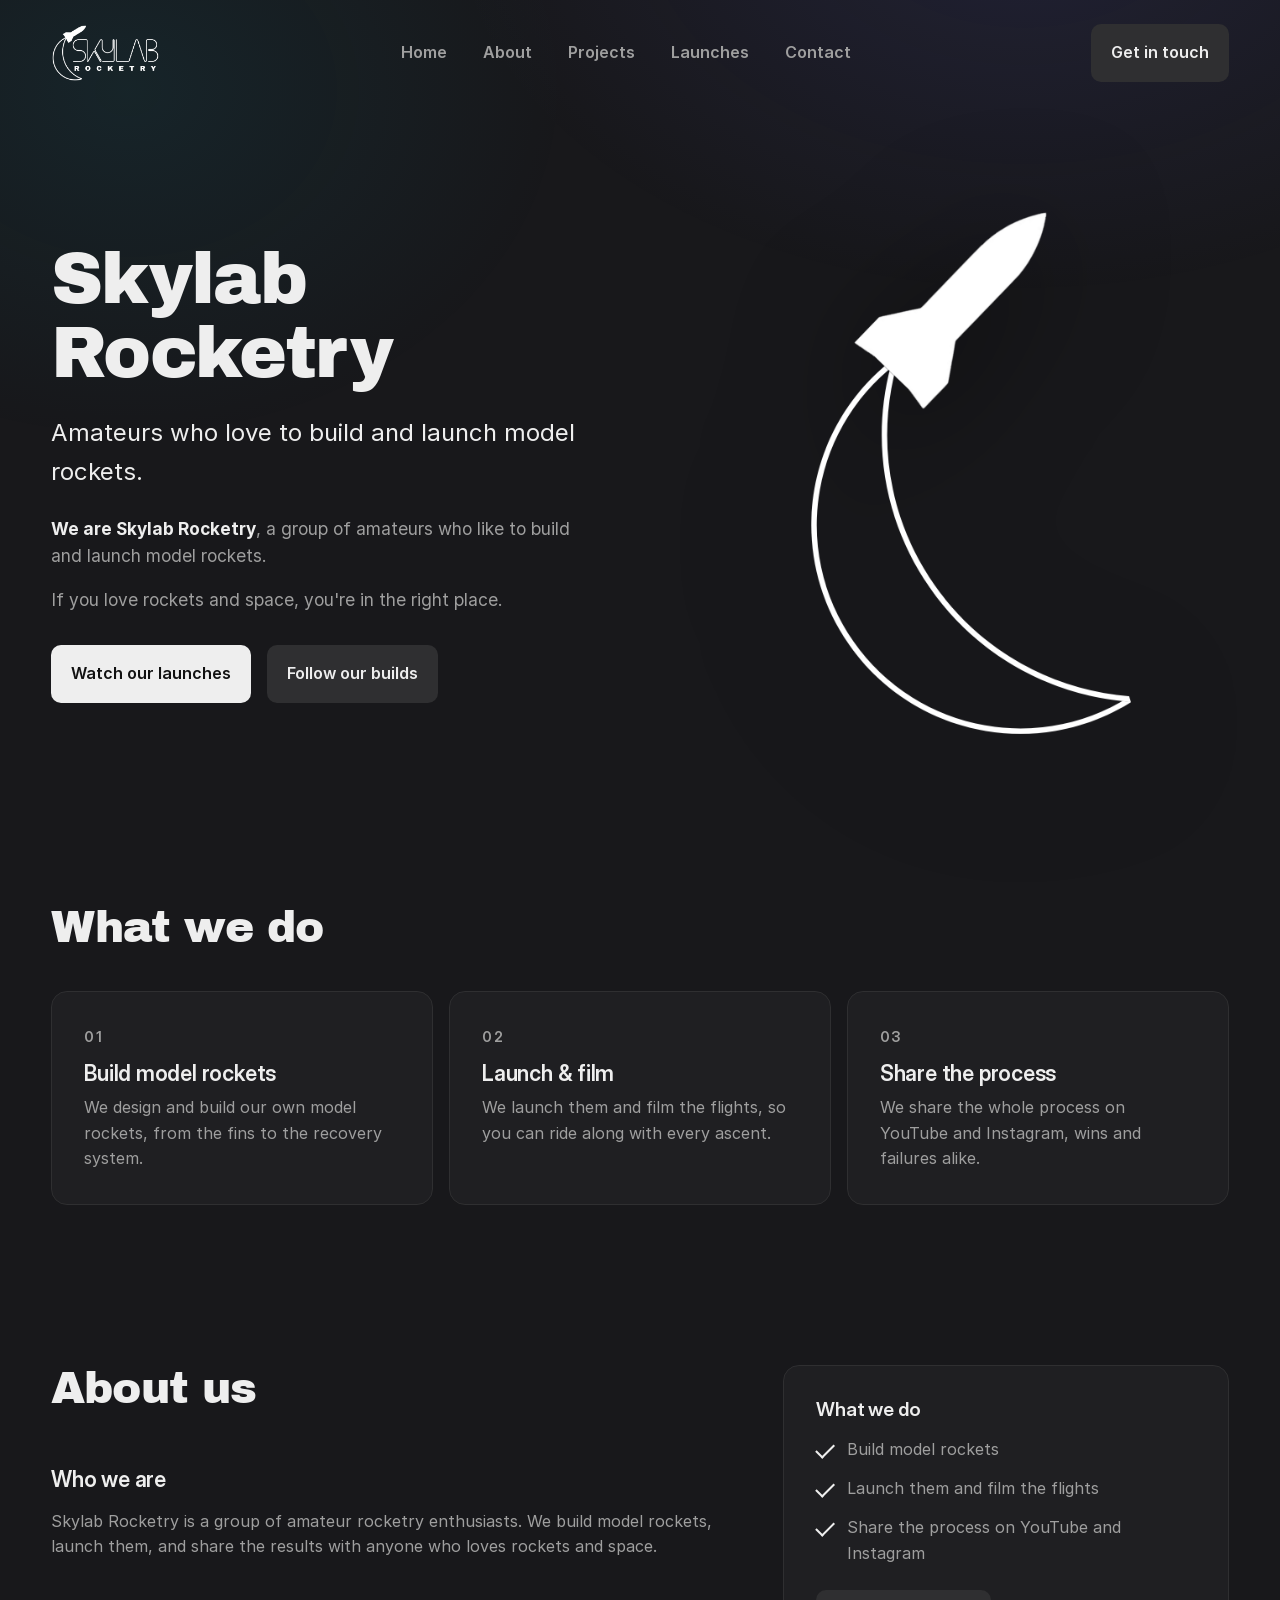
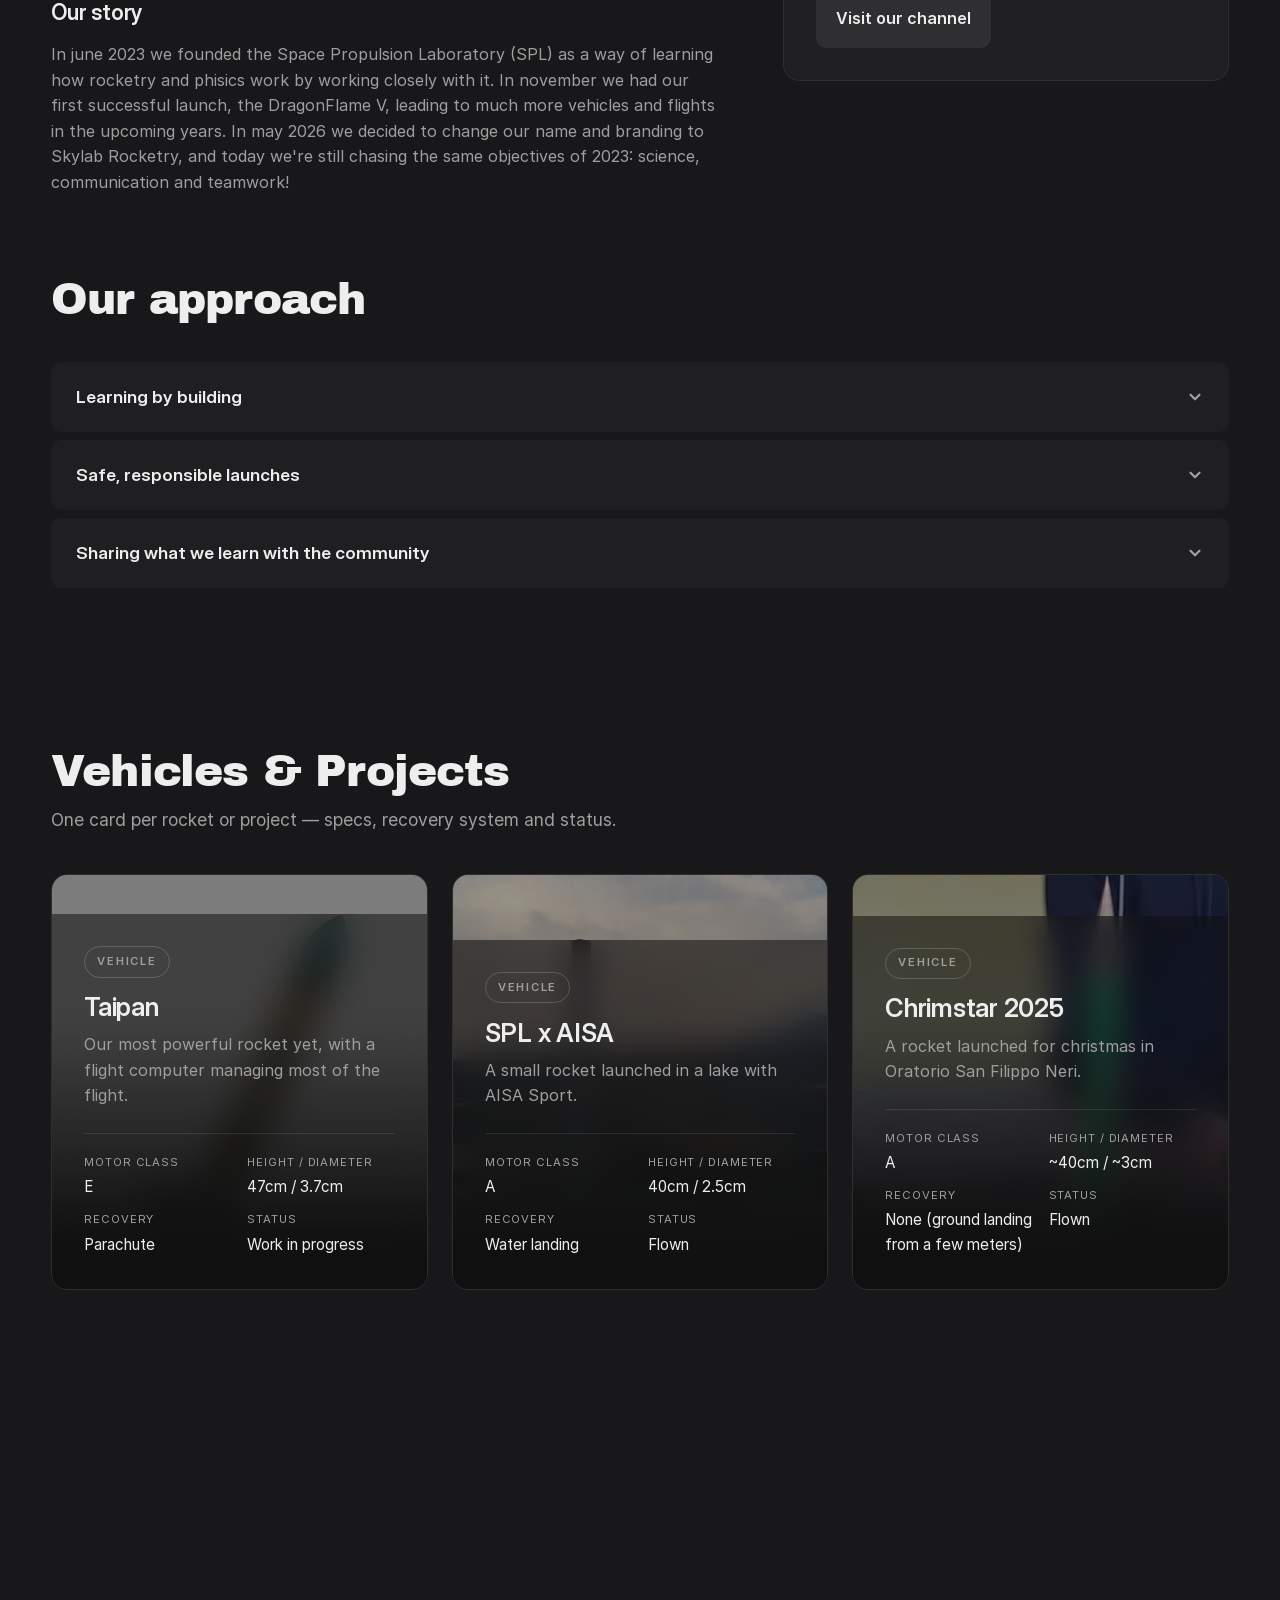
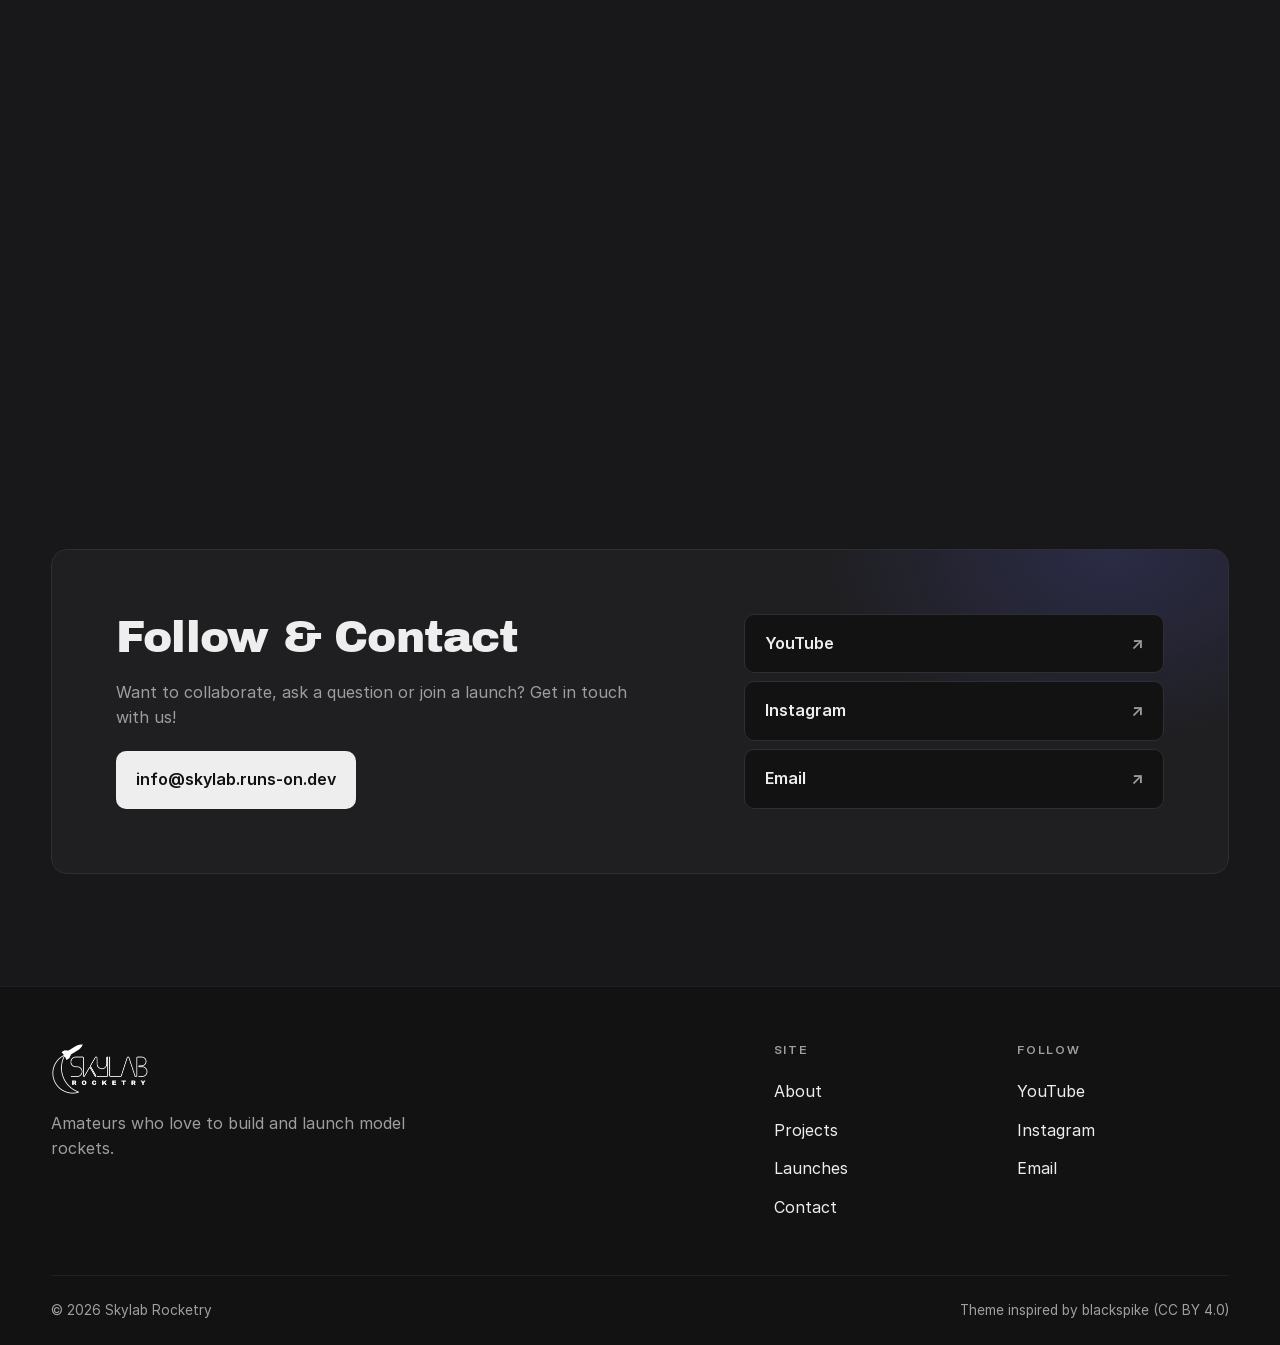
<file: index.html>
<!DOCTYPE html>
<html lang="en">
  <head>
    <meta charset="utf-8" />
    <meta name="viewport" content="width=device-width, initial-scale=1" />

    <title>Skylab Rocketry — Amateur Model Rockets &amp; Launches</title>
    <meta
      name="description"
      content="Skylab Rocketry is a group of amateur rocketry enthusiasts who design, build and launch model rockets, sharing every build and flight on YouTube and Instagram."
    />
    <meta name="author" content="Skylab Rocketry" />
    <meta name="robots" content="index, follow, max-image-preview:large, max-snippet:-1, max-video-preview:-1" />
    <link rel="canonical" href="https://skylab.runs-on.dev/" />
    <meta name="theme-color" content="#18181b" />

    <!-- Icons — square, stable, crawlable URLs (required for the Google favicon) -->
    <link rel="icon" href="/favicon.ico" sizes="any" />
    <link rel="icon" type="image/png" sizes="48x48" href="/assets/icons/favicon-48.png" />
    <link rel="icon" type="image/png" sizes="96x96" href="/assets/icons/favicon-96.png" />
    <link rel="icon" type="image/png" sizes="144x144" href="/assets/icons/favicon-144.png" />
    <link rel="icon" type="image/png" sizes="192x192" href="/assets/icons/192.png" />
    <link rel="apple-touch-icon" href="/assets/icons/apple-touch-icon.png" />
    <link rel="manifest" href="/manifest.json" />

    <!-- Open Graph -->
    <meta property="og:type" content="website" />
    <meta property="og:site_name" content="Skylab Rocketry" />
    <meta property="og:locale" content="en_US" />
    <meta property="og:title" content="Skylab Rocketry — Amateur Model Rockets &amp; Launches" />
    <meta
      property="og:description"
      content="Skylab Rocketry is a group of amateur rocketry enthusiasts who design, build and launch model rockets, sharing every build and flight on YouTube and Instagram."
    />
    <meta property="og:url" content="https://skylab.runs-on.dev/" />
    <meta property="og:image" content="https://skylab.runs-on.dev/assets/icons/1200x630.jpg" />
    <meta property="og:image:width" content="1200" />
    <meta property="og:image:height" content="630" />
    <meta property="og:image:alt" content="Skylab Rocketry — amateur model rocketry" />

    <!-- Twitter / X -->
    <meta name="twitter:card" content="summary_large_image" />
    <meta name="twitter:title" content="Skylab Rocketry — Amateur Model Rockets &amp; Launches" />
    <meta
      name="twitter:description"
      content="Skylab Rocketry is a group of amateur rocketry enthusiasts who design, build and launch model rockets, sharing every build and flight on YouTube and Instagram."
    />
    <meta name="twitter:image" content="https://skylab.runs-on.dev/assets/icons/1200x630.jpg" />

    <link rel="preload" href="/assets/fonts/ArchivoBlack-Regular.woff2" as="font" type="font/woff2" crossorigin />
    <link rel="preload" href="/assets/fonts/Inter-Regular.woff2" as="font" type="font/woff2" crossorigin />
    <link rel="stylesheet" href="/assets/css/style.css" />

    <script type="application/ld+json">
      {
        "@context": "https://schema.org",
        "@graph": [
          {
            "@type": "Organization",
            "@id": "https://skylab.runs-on.dev/#organization",
            "name": "Skylab Rocketry",
            "alternateName": "Space Propulsion Laboratory",
            "url": "https://skylab.runs-on.dev/",
            "logo": {
              "@type": "ImageObject",
              "url": "https://skylab.runs-on.dev/assets/logos/full-white.png"
            },
            "image": "https://skylab.runs-on.dev/assets/icons/1200x630.jpg",
            "description": "A group of amateur rocketry enthusiasts who design, build and launch model rockets.",
            "email": "info@skylab.runs-on.dev",
            "foundingDate": "2023-06",
            "sameAs": [
              "https://www.youtube.com/@SkylabRocketry",
              "https://www.instagram.com/skylabrocketry/"
            ]
          },
          {
            "@type": "WebSite",
            "@id": "https://skylab.runs-on.dev/#website",
            "url": "https://skylab.runs-on.dev/",
            "name": "Skylab Rocketry",
            "description": "Amateur model rocketry — builds, launches and flights.",
            "publisher": { "@id": "https://skylab.runs-on.dev/#organization" },
            "inLanguage": "en"
          }
        ]
      }
    </script>
  </head>

  <body id="top">
    <a class="skip-link" href="#main">Skip to content</a>

    <!-- Header -->
    <header class="site-header" data-header>
      <div class="container header-inner">
        <a class="brand" href="#top" aria-label="Skylab Rocketry — Home">
          <img src="assets/logos/full-white.png" alt="Skylab Rocketry" height="40" />
        </a>

        <nav class="main-nav" aria-label="Main">
          <a href="#top">Home</a>
          <a href="#about">About</a>
          <a href="#projects">Projects</a>
          <a href="#launches">Launches</a>
          <a href="#contact">Contact</a>
        </nav>

        <div class="header-actions">
          <a class="btn" href="#contact">Get in touch</a>
          <button class="nav-toggle" type="button" aria-expanded="false" aria-controls="mobile-nav" aria-label="Open menu">
            <span></span><span></span><span></span>
          </button>
        </div>
      </div>

      <nav class="mobile-nav" id="mobile-nav" aria-label="Mobile">
        <a href="#top">Home</a>
        <a href="#about">About</a>
        <a href="#projects">Projects</a>
        <a href="#launches">Launches</a>
        <a href="#contact">Contact</a>
        <a class="btn btn-block" href="#contact">Get in touch</a>
      </nav>
    </header>

    <main id="main">
      <!-- Hero -->
      <section class="hero">
        <div class="container hero-grid">
          <div class="hero-content">
            <h1 class="hero-title reveal">Skylab Rocketry</h1>
            <p class="lead reveal">Amateurs who love to build and launch model rockets.</p>
            <div class="hero-text reveal">
              <p>
                <strong>We are Skylab Rocketry</strong>, a group of amateurs who like
                to build and launch model rockets.
              </p>
              <p>If you love rockets and space, you're in the right place.</p>
            </div>
            <div class="hero-actions reveal">
              <a class="btn btn-primary" href="https://www.youtube.com/@SkylabRocketry" target="_blank" rel="noopener">
                Watch our launches
              </a>
              <a class="btn" href="https://www.instagram.com/skylabrocketry/" target="_blank" rel="noopener">
                Follow our builds
              </a>
            </div>
          </div>

          <figure class="hero-figure reveal">
            <img src="assets/logos/icon-white.png" alt="" width="360" height="574" />
          </figure>
        </div>
      </section>

      <!-- What we do -->
      <section class="section" id="services">
        <div class="container">
          <h2 class="section-title reveal">What we do</h2>
          <div class="cards-3">
            <article class="feature-card reveal">
              <span class="feature-num">01</span>
              <h3>Build model rockets</h3>
              <p>We design and build our own model rockets, from the fins to the recovery system.</p>
            </article>
            <article class="feature-card reveal">
              <span class="feature-num">02</span>
              <h3>Launch &amp; film</h3>
              <p>We launch them and film the flights, so you can ride along with every ascent.</p>
            </article>
            <article class="feature-card reveal">
              <span class="feature-num">03</span>
              <h3>Share the process</h3>
              <p>We share the whole process on YouTube and Instagram, wins and failures alike.</p>
            </article>
          </div>
        </div>
      </section>

      <!-- About -->
      <section class="section" id="about">
        <div class="container about-grid">
          <div class="about-main">
            <h2 class="section-title reveal">About us</h2>
            <h3 class="reveal">Who we are</h3>
            <p class="reveal">
              Skylab Rocketry is a group of amateur rocketry enthusiasts. We build
              model rockets, launch them, and share the results with anyone who
              loves rockets and space.
            </p>
            <h3 class="reveal">Our story</h3>
            <p class="reveal">
              In june 2023 we founded the Space Propulsion Laboratory (SPL) as a way of
              learning how rocketry and phisics work by working closely with it. In november
              we had our first successful launch, the DragonFlame V, leading to much more vehicles
              and flights in the upcoming years. In may 2026 we decided to change our 
              name and branding to Skylab Rocketry, and today we're still chasing the same
              objectives of 2023: science, communication and teamwork!
            </p>
          </div>

          <aside class="about-side reveal">
            <h3>What we do</h3>
            <ul class="tick-list">
              <li>Build model rockets</li>
              <li>Launch them and film the flights</li>
              <li>Share the process on YouTube and Instagram</li>
            </ul>
            <a class="btn" href="https://www.youtube.com/@SkylabRocketry" target="_blank" rel="noopener">Visit our channel</a>
          </aside>
        </div>

        <div class="container">
          <h2 class="section-title section-title-spaced reveal">Our approach</h2>
          <div class="accordion reveal">
            <details class="accordion-item">
              <summary>
                <span>Learning by building</span>
                <svg class="chev" viewBox="0 0 16 16" aria-hidden="true"><path d="M4 6l4 4 4-4" fill="none" stroke="currentColor" stroke-width="2" stroke-linecap="round" stroke-linejoin="round"/></svg>
              </summary>
              <div class="accordion-body">
                <p>We learn by designing, building and flying our own rockets, one launch at a time.</p>
              </div>
            </details>
            <details class="accordion-item">
              <summary>
                <span>Safe, responsible launches</span>
                <svg class="chev" viewBox="0 0 16 16" aria-hidden="true"><path d="M4 6l4 4 4-4" fill="none" stroke="currentColor" stroke-width="2" stroke-linecap="round" stroke-linejoin="round"/></svg>
              </summary>
              <div class="accordion-body">
                <p>We follow safe launch practices and always fly responsibly, with the right recovery systems and procedures.</p>
              </div>
            </details>
            <details class="accordion-item">
              <summary>
                <span>Sharing what we learn with the community</span>
                <svg class="chev" viewBox="0 0 16 16" aria-hidden="true"><path d="M4 6l4 4 4-4" fill="none" stroke="currentColor" stroke-width="2" stroke-linecap="round" stroke-linejoin="round"/></svg>
              </summary>
              <div class="accordion-body">
                <p>We document our builds and launches so that anyone curious about model rocketry can follow along and learn with us.</p>
              </div>
            </details>
          </div>
        </div>
      </section>

      <!-- Projects -->
      <section class="section" id="projects">
        <div class="container">
          <div class="section-head">
            <h2 class="section-title reveal">Vehicles &amp; Projects</h2>
            <p class="section-intro reveal">
              One card per rocket or project — specs, recovery system and status.
            </p>
          </div>

          <div class="projects-grid">
            <article class="project-card reveal" style="--grad: linear-gradient(90deg, #6366f1, #9333ea); --img: url('/assets/projects/project-01.jpg');">
              <div class="project-media" aria-hidden="true"></div>
              <div class="project-body">
                <span class="badge">Vehicle</span>
                <h3>Taipan</h3>
                <p>Our most powerful rocket yet, with a flight computer managing most of the flight.</p>
                <dl class="specs">
                  <div><dt>Motor class</dt><dd>E</dd></div>
                  <div><dt>Height / diameter</dt><dd>47cm / 3.7cm</dd></div>
                  <div><dt>Recovery</dt><dd>Parachute</dd></div>
                  <div><dt>Status</dt><dd>Work in progress</dd></div>
                </dl>
              </div>
            </article>

            <article class="project-card reveal" style="--grad: linear-gradient(90deg, #d946ef, #06b6d4); --img: url('/assets/projects/project-02.jpg');">
              <div class="project-media" aria-hidden="true"></div>
              <div class="project-body">
                <span class="badge">Vehicle</span>
                <h3>SPL x AISA</h3>
                <p>A small rocket launched in a lake with AISA Sport.</p>
                <dl class="specs">
                  <div><dt>Motor class</dt><dd>A</dd></div>
                  <div><dt>Height / diameter</dt><dd>40cm / 2.5cm</dd></div>
                  <div><dt>Recovery</dt><dd>Water landing</dd></div>
                  <div><dt>Status</dt><dd>Flown</dd></div>
                </dl>
              </div>
            </article>

            <article class="project-card reveal" style="--grad: linear-gradient(90deg, #ec4899, #eab308); --img: url('/assets/projects/project-03.jpg');">
              <div class="project-media" aria-hidden="true"></div>
              <div class="project-body">
                <span class="badge">Vehicle</span>
                <h3>Chrimstar 2025</h3>
                <p>A rocket launched for christmas in Oratorio San Filippo Neri.</p>
                <dl class="specs">
                  <div><dt>Motor class</dt><dd>A</dd></div>
                  <div><dt>Height / diameter</dt><dd>~40cm / ~3cm</dd></div>
                  <div><dt>Recovery</dt><dd>None (ground landing from a few meters)</dd></div>
                  <div><dt>Status</dt><dd>Flown</dd></div>
                </dl>
              </div>
            </article>
          </div>
        </div>
      </section>

      <!-- Launches -->
      <section class="section" id="launches">
        <div class="container">
          <div class="section-head">
            <h2 class="section-title reveal">Launches</h2>
            <p class="section-intro reveal">
              Every flight we do ends up on our YouTube channel. Watch our builds,
              launches and (often) recoveries.
            </p>
          </div>

          <div class="launches-grid">
            <a class="video-card reveal" style="--img: url('/assets/launches/video-01.jpg');" href="https://www.youtube.com/watch?v=HfO_2xGuPwM" target="_blank" rel="noopener">
              <span class="video-media" aria-hidden="true"></span>
              <span class="play" aria-hidden="true"></span>
              <span class="video-meta">
                <strong>Kratos</strong>
                <span>--/--/---- · Kratos · F35-0 (never launched)</span>
              </span>
            </a>
            <a class="video-card reveal" style="--img: url('/assets/launches/video-02.jpg');" href="https://www.youtube.com/watch?v=xYWsfASaRNk" target="_blank" rel="noopener">
              <span class="video-media" aria-hidden="true"></span>
              <span class="play" aria-hidden="true"></span>
              <span class="video-meta">
                <strong>Zephyr</strong>
                <span>25/10/2024 · Zephyr · A10-4</span>
              </span>
            </a>
            <a class="video-card reveal" style="--img: url('/assets/launches/video-03.jpg');" href="https://www.youtube.com/watch?v=4w1vtfbLD4U&t=149s" target="_blank" rel="noopener">
              <span class="video-media" aria-hidden="true"></span>
              <span class="play" aria-hidden="true"></span>
              <span class="video-meta">
                <strong>Chrimstar 2025</strong>
                <span>22/12/2025 · Chrimstar · A10-4</span>
              </span>
            </a>
          </div>

          <div class="section-cta reveal">
            <a class="btn btn-primary" href="https://www.youtube.com/@SkylabRocketry" target="_blank" rel="noopener">See all videos</a>
          </div>
        </div>
      </section>

      <!-- Contact -->
      <section class="section" id="contact">
        <div class="container">
          <div class="contact-panel reveal">
            <div class="contact-copy">
              <h2 class="section-title">Follow &amp; Contact</h2>
              <p>
                Want to collaborate, ask a question or join a launch? Get in touch
                with us!
              </p>
              <a class="btn btn-primary" href="mailto:info@skylab.runs-on.dev">info@skylab.runs-on.dev</a>
            </div>

            <nav class="contact-links" aria-label="Social">
              <a href="https://www.youtube.com/@SkylabRocketry" target="_blank" rel="noopener">
                <span>YouTube</span><span aria-hidden="true">↗</span>
              </a>
              <a href="https://www.instagram.com/skylabrocketry/" target="_blank" rel="noopener">
                <span>Instagram</span><span aria-hidden="true">↗</span>
              </a>
              <a href="mailto:info@skylab.runs-on.dev">
                <span>Email</span><span aria-hidden="true">↗</span>
              </a>
            </nav>
          </div>
        </div>
      </section>
    </main>

    <!-- Footer -->
    <footer class="site-footer">
      <div class="container footer-grid">
        <div class="footer-brand">
          <a href="#top" aria-label="Back to top">
            <img src="assets/logos/full-white.png" alt="Skylab Rocketry" height="48" />
          </a>
          <p>Amateurs who love to build and launch model rockets.</p>
        </div>

        <nav class="footer-nav" aria-label="Footer">
          <div>
            <h4>Site</h4>
            <a href="#about">About</a>
            <a href="#projects">Projects</a>
            <a href="#launches">Launches</a>
            <a href="#contact">Contact</a>
          </div>
          <div>
            <h4>Follow</h4>
            <a href="https://www.youtube.com/@SkylabRocketry" target="_blank" rel="noopener">YouTube</a>
            <a href="https://www.instagram.com/skylabrocketry/" target="_blank" rel="noopener">Instagram</a>
            <a href="mailto:info@skylab.runs-on.dev">Email</a>
          </div>
        </nav>
      </div>

      <div class="container footer-bottom">
        <p>© <span data-year>2026</span> Skylab Rocketry</p>
        <p class="credit">Theme inspired by blackspike (CC BY 4.0)</p>
      </div>
    </footer>

    <script src="assets/js/main.js"></script>
  </body>
</html>
</file>
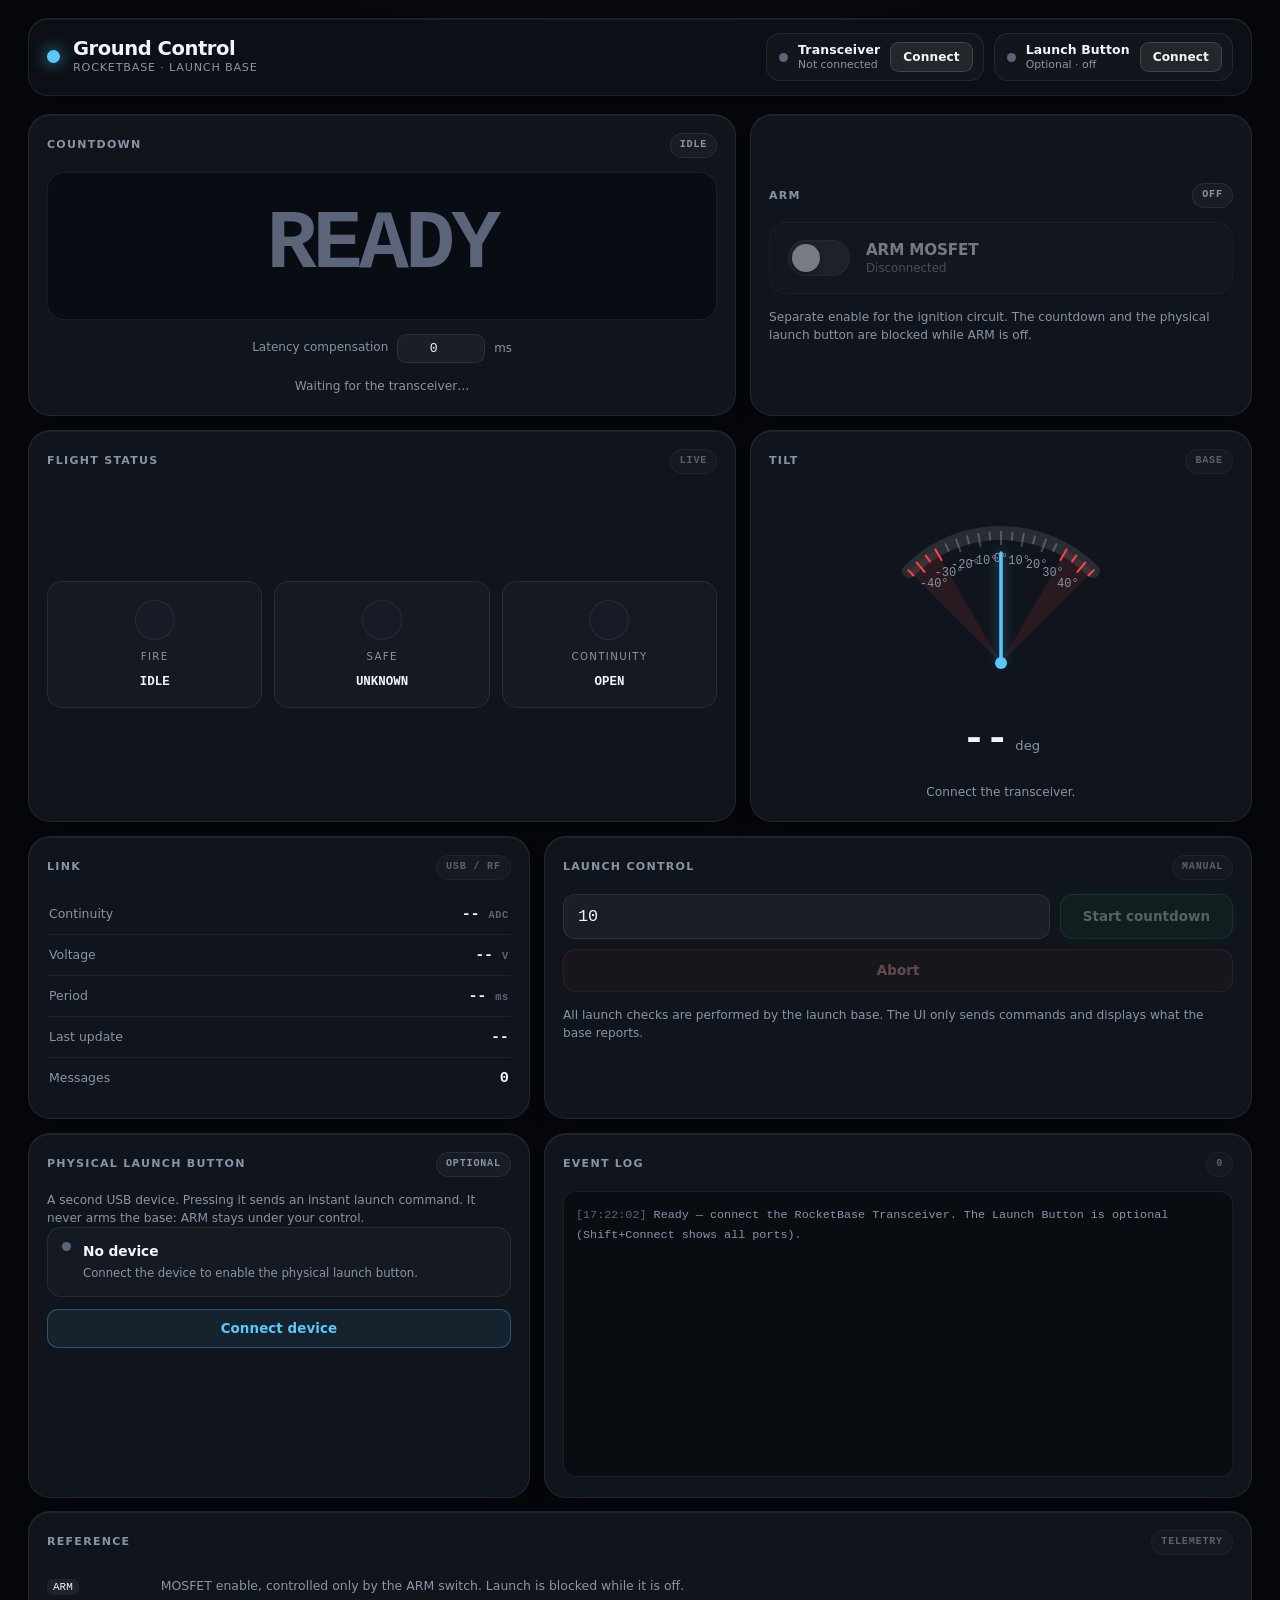
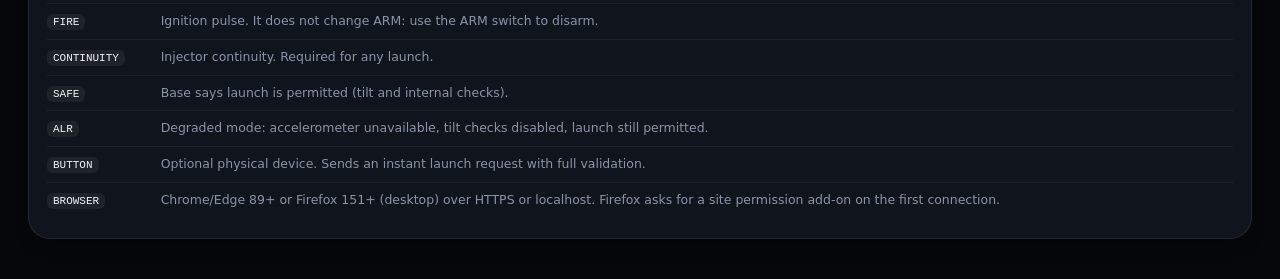
<file: RocketBaseMK4/index.html>
<!DOCTYPE html>
<html lang="en">
<head>
  <meta charset="UTF-8">
  <meta name="viewport" content="width=device-width, initial-scale=1.0">
  <meta name="color-scheme" content="dark">
  <title>Ground Control — RocketBase</title>
  <meta name="description" content="RocketBase Ground Control — a browser-based launch control interface for model rocketry, with countdown, arm control and live telemetry.">
  <meta name="robots" content="noindex, follow">
  <link rel="icon" href="/favicon.ico" sizes="any">
  <link rel="icon" type="image/png" sizes="48x48" href="/assets/icons/favicon-48.png">
  <link rel="icon" type="image/png" sizes="192x192" href="/assets/icons/192.png">
  <link rel="stylesheet" href="styles.css">
</head>
<body>
  <!-- ============ TOP BAR ============ -->
  <header class="topbar">
    <div class="brand">
      <span class="brand-mark" aria-hidden="true"></span>
      <div class="brand-copy">
        <h1>Ground Control</h1>
        <span>RocketBase · Launch Base</span>
      </div>
    </div>

    <div class="devices">
      <div class="device" id="rxDevice">
        <span class="device-dot" id="rxDot" data-state="off"></span>
        <div class="device-copy">
          <span class="device-name">Transceiver</span>
          <span class="device-sub" id="rxState">Not connected</span>
        </div>
        <button id="connectBtn" class="btn btn-compact">Connect</button>
      </div>

      <div class="device" id="btnDevice">
        <span class="device-dot" id="btnDot" data-state="off"></span>
        <div class="device-copy">
          <span class="device-name">Launch Button</span>
          <span class="device-sub" id="btnState">Optional · off</span>
        </div>
        <button id="connectButtonBtn" class="btn btn-compact">Connect</button>
      </div>
    </div>
  </header>

  <!-- ============ BANNERS ============ -->
  <div id="noSerialBanner" class="banner banner-warn hidden">
    <strong>Web Serial is not available.</strong> <span id="noSerialText">Open this page in Chrome/Edge 89+ or Firefox 151+ (desktop) over HTTPS or localhost.</span>
  </div>

  <div id="alertBanner" class="banner banner-alert hidden">
    <strong>Degraded mode</strong> — <span id="alertText"></span>
  </div>

  <div id="errBanner" class="banner banner-danger hidden">
    <strong id="errTitle">Error</strong> — <span id="errText"></span>
  </div>

  <!-- ============ MAIN ============ -->
  <main class="grid">

    <!-- Countdown -->
    <section class="card card-countdown">
      <div class="card-head">
        <h2>Countdown</h2>
        <span id="cdChip" class="chip">IDLE</span>
      </div>
      <div id="countdownDisplay" class="countdown" data-active="false" data-warn="false">
        <span id="countdownValue">READY</span>
      </div>
      <div class="latency-row">
        <label class="latency-label" for="latencyInput">Latency compensation</label>
        <input id="latencyInput" class="latency-input" type="number" min="0" step="50" value="0">
        <span class="latency-unit">ms</span>
      </div>
      <p class="note" id="countdownNote">Idle — no countdown in progress</p>
    </section>

    <!-- ARM -->
    <section class="card card-arm">
      <div class="card-head">
        <h2>Arm</h2>
        <span id="armChip" class="chip">OFF</span>
      </div>

      <button id="armSwitch" class="arm-switch" role="switch" aria-checked="false" disabled>
        <span class="arm-track" aria-hidden="true"><span class="arm-thumb"></span></span>
        <span class="arm-copy">
          <span class="arm-title">ARM MOSFET</span>
          <span class="arm-sub" id="armSub">Disconnected</span>
        </span>
      </button>

      <p class="note">Separate enable for the ignition circuit. The countdown and the physical launch button are blocked while ARM is off.</p>
    </section>

    <!-- Status -->
    <section class="card card-status">
      <div class="card-head">
        <h2>Flight Status</h2>
        <span class="chip chip-ghost">LIVE</span>
      </div>
      <div class="led-grid">
        <div class="led-item" id="ledFire">
          <span class="led" data-state="off"></span>
          <span class="led-label">FIRE</span>
          <span class="led-text" id="txtFire">IDLE</span>
        </div>
        <div class="led-item" id="ledSafe">
          <span class="led" data-state="off"></span>
          <span class="led-label">SAFE</span>
          <span class="led-text" id="txtSafe">UNKNOWN</span>
        </div>
        <div class="led-item" id="ledCtn">
          <span class="led" data-state="off"></span>
          <span class="led-label">CONTINUITY</span>
          <span class="led-text" id="txtCtn">OPEN</span>
        </div>
      </div>
    </section>

    <!-- Tilt -->
    <section class="card card-tilt">
      <div class="card-head">
        <h2>Tilt</h2>
        <span class="chip chip-ghost">BASE</span>
      </div>
      <div id="tiltGauge" class="gauge"></div>
      <div class="tilt-readout">
        <span id="tiltValue" class="tilt-value">--</span>
        <span class="tilt-unit">deg</span>
      </div>
      <p class="note" id="tiltNote">Waiting for telemetry…</p>
    </section>

    <!-- Link / continuity -->
    <section class="card card-link">
      <div class="card-head">
        <h2>Link</h2>
        <span class="chip chip-ghost">USB / RF</span>
      </div>
      <div class="metric">
        <span>Continuity</span>
        <strong><span id="rcntAdc">--</span> <small>ADC</small></strong>
      </div>
      <div class="metric">
        <span>Voltage</span>
        <strong><span id="rcntVolt">--</span> <small>V</small></strong>
      </div>
      <div class="metric">
        <span>Period</span>
        <strong><span id="tmValue">--</span> <small>ms</small></strong>
      </div>
      <div class="metric">
        <span>Last update</span>
        <strong id="lastUpdate">--</strong>
      </div>
      <div class="metric">
        <span>Messages</span>
        <strong id="msgCount">0</strong>
      </div>
    </section>

    <!-- Launch control -->
    <section class="card card-cmd">
      <div class="card-head">
        <h2>Launch Control</h2>
        <span class="chip chip-ghost">MANUAL</span>
      </div>
      <div class="cmd-row">
        <input id="cdSec" class="cmd-input" type="number" min="1" step="1" value="10" placeholder="seconds">
        <button id="startBtn" class="btn btn-start" disabled>Start countdown</button>
      </div>
      <button id="abortBtn" class="btn btn-abort" disabled>Abort</button>
      <p class="note">All launch checks are performed by the launch base. The UI only sends commands and displays what the base reports.</p>
    </section>

    <!-- Physical launch button -->
    <section class="card card-button">
      <div class="card-head">
        <h2>Physical Launch Button</h2>
        <span id="btnCardChip" class="chip">OPTIONAL</span>
      </div>
      <p class="note">A second USB device. Pressing it sends an instant launch command. It never arms the base: ARM stays under your control.</p>

      <div class="button-state">
        <span class="device-dot" id="btnCardDot" data-state="off"></span>
        <div class="button-state-copy">
          <span class="button-state-title" id="btnLastTitle">No events yet</span>
          <span class="button-state-sub" id="btnLastSub">Connect the device to enable the physical launch button.</span>
        </div>
      </div>

      <button id="buttonConnectCard" class="btn btn-ghost" disabled>Connect device</button>
    </section>

    <!-- Log -->
    <section class="card card-log">
      <div class="card-head">
        <h2>Event Log</h2>
        <span class="chip chip-ghost" id="logChip">0</span>
      </div>
      <div id="logList" class="log-list"></div>
    </section>

    <!-- Legend -->
    <section class="card card-legend">
      <div class="card-head">
        <h2>Reference</h2>
        <span class="chip chip-ghost">TELEMETRY</span>
      </div>
      <table class="legend">
        <tbody>
          <tr><td><code>ARM</code></td><td>MOSFET enable, controlled only by the ARM switch. Launch is blocked while it is off.</td></tr>
          <tr><td><code>FIRE</code></td><td>Ignition pulse. It does not change ARM: use the ARM switch to disarm.</td></tr>
          <tr><td><code>CONTINUITY</code></td><td>Injector continuity. Required for any launch.</td></tr>
          <tr><td><code>SAFE</code></td><td>Base says launch is permitted (tilt and internal checks).</td></tr>
          <tr><td><code>ALR</code></td><td>Degraded mode: accelerometer unavailable, tilt checks disabled, launch still permitted.</td></tr>
          <tr><td><code>BUTTON</code></td><td>Optional physical device. Sends an instant launch request with full validation.</td></tr>
          <tr><td><code>BROWSER</code></td><td>Chrome/Edge 89+ or Firefox 151+ (desktop) over HTTPS or localhost. Firefox asks for a site permission add-on on the first connection.</td></tr>
        </tbody>
      </table>
    </section>

  </main>

  <script src="app.js"></script>
</body>
</html>
</file>
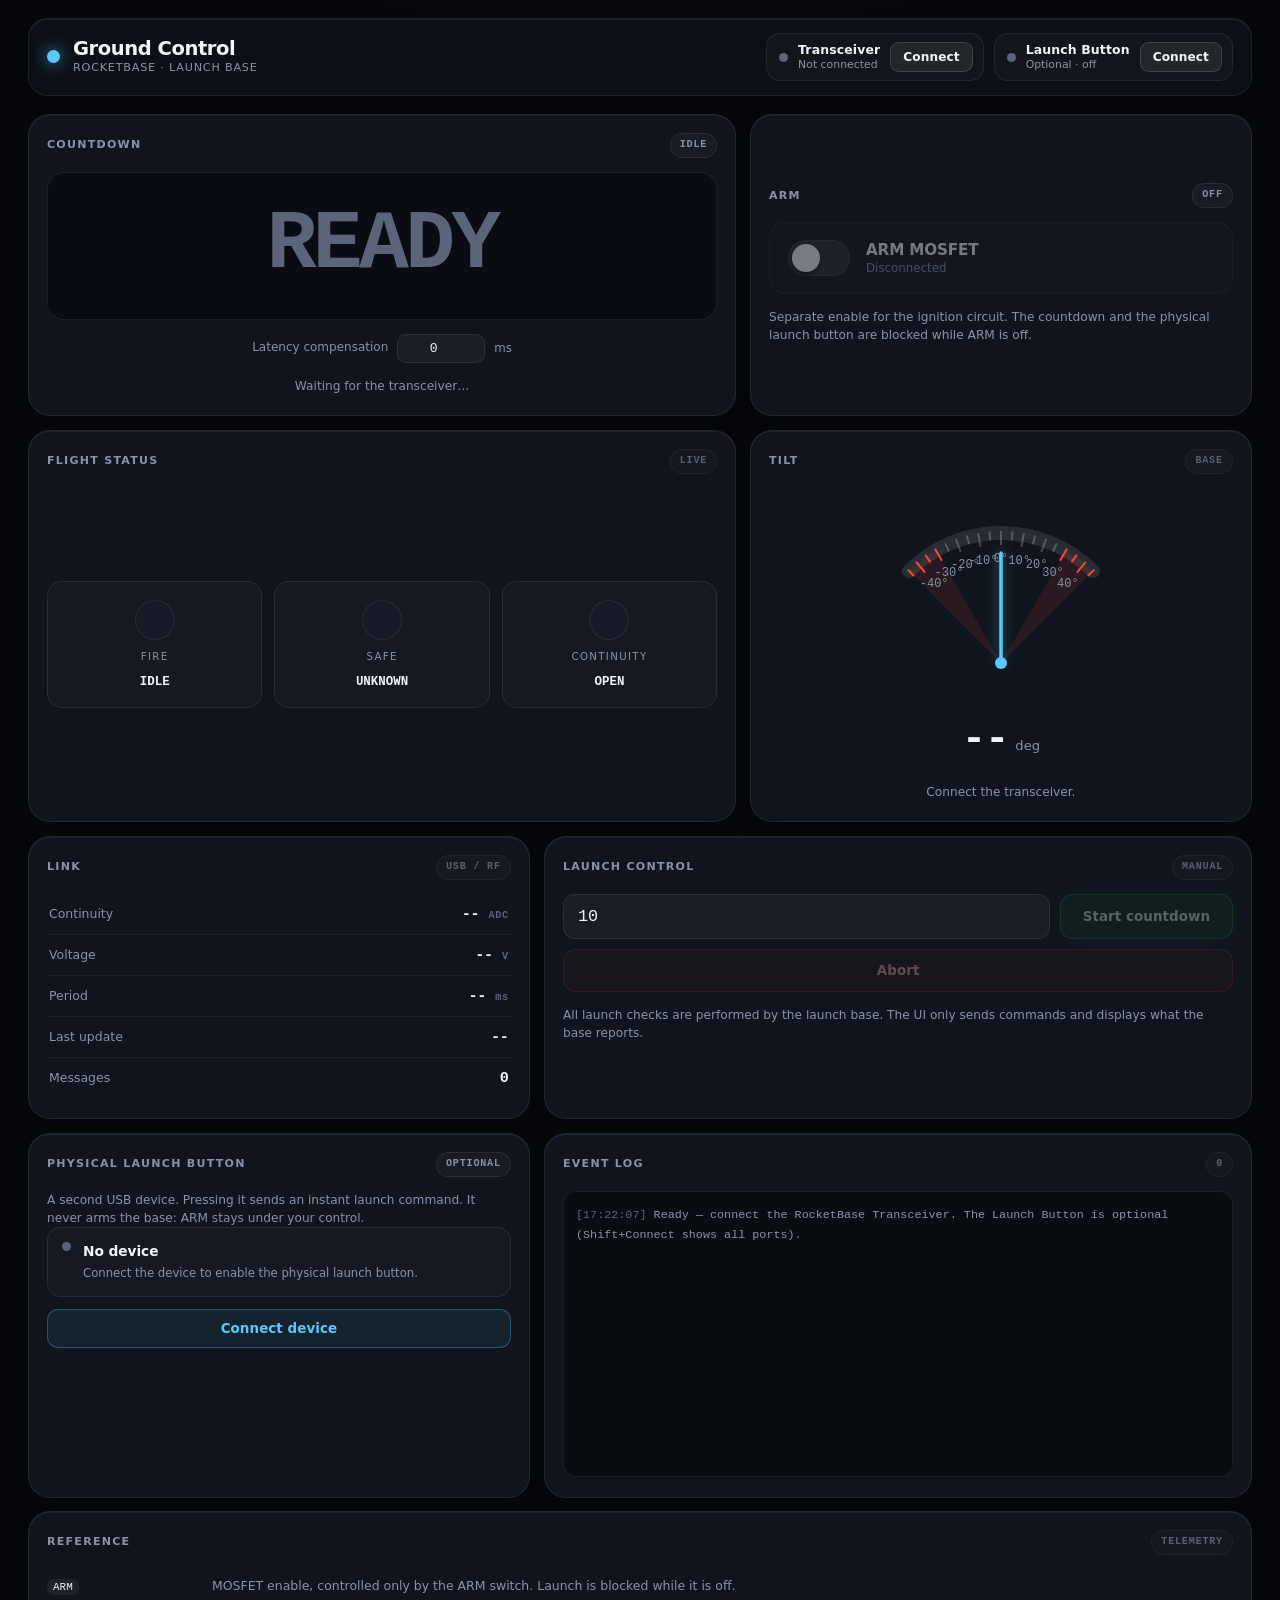
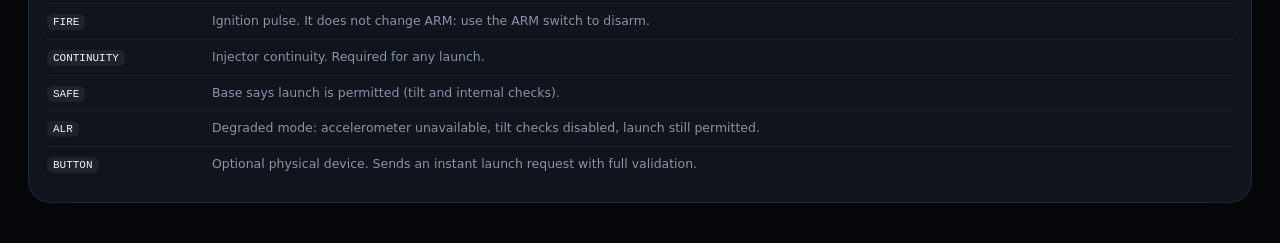
<file: RocketBaseMK4/index.sync-conflict-20261107-181454-SWOVMWG.html>
<!DOCTYPE html>
<html lang="en">
<head>
  <meta charset="UTF-8">
  <meta name="viewport" content="width=device-width, initial-scale=1.0">
  <meta name="color-scheme" content="dark">
  <title>Ground Control — RocketBase</title>
  <meta name="description" content="RocketBase Ground Control — a browser-based launch control interface for model rocketry, with countdown, arm control and live telemetry.">
  <meta name="robots" content="noindex, follow">
  <link rel="icon" href="/favicon.ico" sizes="any">
  <link rel="icon" type="image/png" sizes="48x48" href="/assets/icons/favicon-48.png">
  <link rel="icon" type="image/png" sizes="192x192" href="/assets/icons/192.png">
  <link rel="stylesheet" href="styles.css">
</head>
<body>
  <!-- ============ TOP BAR ============ -->
  <header class="topbar">
    <div class="brand">
      <span class="brand-mark" aria-hidden="true"></span>
      <div class="brand-copy">
        <h1>Ground Control</h1>
        <span>RocketBase · Launch Base</span>
      </div>
    </div>

    <div class="devices">
      <div class="device" id="rxDevice">
        <span class="device-dot" id="rxDot" data-state="off"></span>
        <div class="device-copy">
          <span class="device-name">Transceiver</span>
          <span class="device-sub" id="rxState">Not connected</span>
        </div>
        <button id="connectBtn" class="btn btn-compact">Connect</button>
      </div>

      <div class="device" id="btnDevice">
        <span class="device-dot" id="btnDot" data-state="off"></span>
        <div class="device-copy">
          <span class="device-name">Launch Button</span>
          <span class="device-sub" id="btnState">Optional · off</span>
        </div>
        <button id="connectButtonBtn" class="btn btn-compact">Connect</button>
      </div>
    </div>
  </header>

  <!-- ============ BANNERS ============ -->
  <div id="noSerialBanner" class="banner banner-warn hidden">
    <strong>Web Serial not supported.</strong> Open this page in Chrome or another Chromium-based browser.
  </div>

  <div id="alertBanner" class="banner banner-alert hidden">
    <strong>Degraded mode</strong> — <span id="alertText"></span>
  </div>

  <div id="errBanner" class="banner banner-danger hidden">
    <strong id="errTitle">Error</strong> — <span id="errText"></span>
  </div>

  <!-- ============ MAIN ============ -->
  <main class="grid">

    <!-- Countdown -->
    <section class="card card-countdown">
      <div class="card-head">
        <h2>Countdown</h2>
        <span id="cdChip" class="chip">IDLE</span>
      </div>
      <div id="countdownDisplay" class="countdown" data-active="false" data-warn="false">
        <span id="countdownValue">READY</span>
      </div>
      <div class="latency-row">
        <label class="latency-label" for="latencyInput">Latency compensation</label>
        <input id="latencyInput" class="latency-input" type="number" min="0" step="50" value="0">
        <span class="latency-unit">ms</span>
      </div>
      <p class="note" id="countdownNote">Idle — no countdown in progress</p>
    </section>

    <!-- ARM -->
    <section class="card card-arm">
      <div class="card-head">
        <h2>Arm</h2>
        <span id="armChip" class="chip">OFF</span>
      </div>

      <button id="armSwitch" class="arm-switch" role="switch" aria-checked="false" disabled>
        <span class="arm-track" aria-hidden="true"><span class="arm-thumb"></span></span>
        <span class="arm-copy">
          <span class="arm-title">ARM MOSFET</span>
          <span class="arm-sub" id="armSub">Disconnected</span>
        </span>
      </button>

      <p class="note">Separate enable for the ignition circuit. The countdown and the physical launch button are blocked while ARM is off.</p>
    </section>

    <!-- Status -->
    <section class="card card-status">
      <div class="card-head">
        <h2>Flight Status</h2>
        <span class="chip chip-ghost">LIVE</span>
      </div>
      <div class="led-grid">
        <div class="led-item" id="ledFire">
          <span class="led" data-state="off"></span>
          <span class="led-label">FIRE</span>
          <span class="led-text" id="txtFire">IDLE</span>
        </div>
        <div class="led-item" id="ledSafe">
          <span class="led" data-state="off"></span>
          <span class="led-label">SAFE</span>
          <span class="led-text" id="txtSafe">UNKNOWN</span>
        </div>
        <div class="led-item" id="ledCtn">
          <span class="led" data-state="off"></span>
          <span class="led-label">CONTINUITY</span>
          <span class="led-text" id="txtCtn">OPEN</span>
        </div>
      </div>
    </section>

    <!-- Tilt -->
    <section class="card card-tilt">
      <div class="card-head">
        <h2>Tilt</h2>
        <span class="chip chip-ghost">BASE</span>
      </div>
      <div id="tiltGauge" class="gauge"></div>
      <div class="tilt-readout">
        <span id="tiltValue" class="tilt-value">--</span>
        <span class="tilt-unit">deg</span>
      </div>
      <p class="note" id="tiltNote">Waiting for telemetry…</p>
    </section>

    <!-- Link / continuity -->
    <section class="card card-link">
      <div class="card-head">
        <h2>Link</h2>
        <span class="chip chip-ghost">USB / RF</span>
      </div>
      <div class="metric">
        <span>Continuity</span>
        <strong><span id="rcntAdc">--</span> <small>ADC</small></strong>
      </div>
      <div class="metric">
        <span>Voltage</span>
        <strong><span id="rcntVolt">--</span> <small>V</small></strong>
      </div>
      <div class="metric">
        <span>Period</span>
        <strong><span id="tmValue">--</span> <small>ms</small></strong>
      </div>
      <div class="metric">
        <span>Last update</span>
        <strong id="lastUpdate">--</strong>
      </div>
      <div class="metric">
        <span>Messages</span>
        <strong id="msgCount">0</strong>
      </div>
    </section>

    <!-- Launch control -->
    <section class="card card-cmd">
      <div class="card-head">
        <h2>Launch Control</h2>
        <span class="chip chip-ghost">MANUAL</span>
      </div>
      <div class="cmd-row">
        <input id="cdSec" class="cmd-input" type="number" min="1" step="1" value="10" placeholder="seconds">
        <button id="startBtn" class="btn btn-start" disabled>Start countdown</button>
      </div>
      <button id="abortBtn" class="btn btn-abort" disabled>Abort</button>
      <p class="note">All launch checks are performed by the launch base. The UI only sends commands and displays what the base reports.</p>
    </section>

    <!-- Physical launch button -->
    <section class="card card-button">
      <div class="card-head">
        <h2>Physical Launch Button</h2>
        <span id="btnCardChip" class="chip">OPTIONAL</span>
      </div>
      <p class="note">A second USB device. Pressing it sends an instant launch command. It never arms the base: ARM stays under your control.</p>

      <div class="button-state">
        <span class="device-dot" id="btnCardDot" data-state="off"></span>
        <div class="button-state-copy">
          <span class="button-state-title" id="btnLastTitle">No events yet</span>
          <span class="button-state-sub" id="btnLastSub">Connect the device to enable the physical launch button.</span>
        </div>
      </div>

      <button id="buttonConnectCard" class="btn btn-ghost" disabled>Connect device</button>
    </section>

    <!-- Log -->
    <section class="card card-log">
      <div class="card-head">
        <h2>Event Log</h2>
        <span class="chip chip-ghost" id="logChip">0</span>
      </div>
      <div id="logList" class="log-list"></div>
    </section>

    <!-- Legend -->
    <section class="card card-legend">
      <div class="card-head">
        <h2>Reference</h2>
        <span class="chip chip-ghost">TELEMETRY</span>
      </div>
      <table class="legend">
        <tbody>
          <tr><td><code>ARM</code></td><td>MOSFET enable, controlled only by the ARM switch. Launch is blocked while it is off.</td></tr>
          <tr><td><code>FIRE</code></td><td>Ignition pulse. It does not change ARM: use the ARM switch to disarm.</td></tr>
          <tr><td><code>CONTINUITY</code></td><td>Injector continuity. Required for any launch.</td></tr>
          <tr><td><code>SAFE</code></td><td>Base says launch is permitted (tilt and internal checks).</td></tr>
          <tr><td><code>ALR</code></td><td>Degraded mode: accelerometer unavailable, tilt checks disabled, launch still permitted.</td></tr>
          <tr><td><code>BUTTON</code></td><td>Optional physical device. Sends an instant launch request with full validation.</td></tr>
        </tbody>
      </table>
    </section>

  </main>

  <script src="app.js"></script>
</body>
</html>
</file>
<file: assets/css/style.css>
/* ==========================================================================
   Fonts
   ========================================================================== */
@font-face {
  font-family: "Inter";
  src: url("../fonts/Inter-Regular.woff2") format("woff2");
  font-weight: 400;
  font-style: normal;
  font-display: swap;
}
@font-face {
  font-family: "Inter";
  src: url("../fonts/Inter-SemiBold.woff2") format("woff2");
  font-weight: 600;
  font-style: normal;
  font-display: swap;
}
@font-face {
  font-family: "Inter";
  src: url("../fonts/Inter-Bold.woff2") format("woff2");
  font-weight: 700;
  font-style: normal;
  font-display: swap;
}
@font-face {
  font-family: "InterDisplay";
  src: url("../fonts/InterDisplay-Regular.woff2") format("woff2");
  font-weight: 400;
  font-style: normal;
  font-display: swap;
}
@font-face {
  font-family: "InterDisplay";
  src: url("../fonts/InterDisplay-Medium.woff2") format("woff2");
  font-weight: 500;
  font-style: normal;
  font-display: swap;
}
@font-face {
  font-family: "InterDisplay";
  src: url("../fonts/InterDisplay-SemiBold.woff2") format("woff2");
  font-weight: 600;
  font-style: normal;
  font-display: swap;
}

/* Display / title face — used for h1 + h2 only */
@font-face {
  font-family: "Archivo Black";
  src: url("../fonts/ArchivoBlack-Regular.woff2") format("woff2");
  font-weight: 400;
  font-style: normal;
  font-display: swap;
  unicode-range: U+0000-00FF, U+0131, U+0152-0153, U+02BB-02BC, U+02C6,
    U+02DA, U+02DC, U+0304, U+0308, U+0329, U+2000-206F, U+20AC, U+2122,
    U+2191, U+2193, U+2212, U+2215, U+FEFF, U+FFFD;
}
@font-face {
  font-family: "Archivo Black";
  src: url("../fonts/ArchivoBlack-Regular-ext.woff2") format("woff2");
  font-weight: 400;
  font-style: normal;
  font-display: swap;
  unicode-range: U+0100-02BA, U+02BD-02C5, U+02C7-02CC, U+02CE-02D7,
    U+02DD-02FF, U+0304, U+0308, U+0329, U+1D00-1DBF, U+1E00-1E9F,
    U+1EF2-1EFF, U+2020, U+20A0-20AB, U+20AD-20C4, U+2113, U+2C60-2C7F,
    U+A720-A7FF;
}

/* ==========================================================================
   Tokens
   ========================================================================== */
:root {
  --surface-0: #121212;
  --surface-1: #18181b;
  --surface-2: rgba(255, 255, 255, 0.03);
  --surface-3: #2f2f31;

  --fg-light: #eee;
  --fg-dark: #9f9f9f;

  --font-body: "Inter", ui-sans-serif, system-ui, sans-serif;
  --font-display: "Archivo Black", "InterDisplay", "Inter", ui-sans-serif,
    system-ui, sans-serif;
  --font-heading: "InterDisplay", "Inter", ui-sans-serif, system-ui, sans-serif;

  --container: min(92vw, 90rem);
  --radius: 12px;
  --radius-lg: 16px;

  --bounce: linear(
    0, 0.01, 0.04 1.6%, 0.161 3.3%, 0.816 9.4%, 1.046, 1.189 14.4%, 1.231,
    1.254 17%, 1.259, 1.257 18.6%, 1.236, 1.194 22.3%, 1.057 27%, 0.999 29.4%,
    0.955 32.1%, 0.942, 0.935 34.9%, 0.933, 0.939 38.4%, 1 47.3%, 1.011,
    1.017 52.6%, 1.016 56.4%, 1 65.2%, 0.996 70.2%, 1.001 87.2%, 1
  );
  --spring: linear(
    0, 0.009, 0.035 2.1%, 0.141, 0.281 6.7%, 0.723 12.9%, 0.938 16.7%, 1.017,
    1.077, 1.121, 1.149 24.3%, 1.159, 1.163, 1.161, 1.154 29.9%, 1.129 32.8%,
    1.051 39.6%, 1.017 43.1%, 0.991, 0.977 51%, 0.974 53.8%, 0.975 57.1%,
    0.997 69.8%, 1.003 76.9%, 1.004 83.8%, 1
  );
}

/* ==========================================================================
   Base
   ========================================================================== */
*,
*::before,
*::after {
  box-sizing: border-box;
}

html {
  scroll-behavior: smooth;
  scroll-padding-top: 6rem;
}

body {
  margin: 0;
  background: var(--surface-1);
  color: var(--fg-light);
  font-family: var(--font-body);
  font-size: 1rem;
  line-height: 1.6;
  -webkit-font-smoothing: antialiased;
  overflow-x: hidden;
}

body::before {
  content: "";
  position: fixed;
  inset: 0;
  z-index: -1;
  background:
    radial-gradient(60rem 40rem at 80% -10%, rgba(99, 102, 241, 0.12), transparent 60%),
    radial-gradient(50rem 40rem at 10% 10%, rgba(6, 182, 212, 0.08), transparent 55%);
  pointer-events: none;
}

img {
  max-width: 100%;
  display: block;
}

a {
  color: inherit;
  text-decoration: none;
}

h1,
h2,
h3,
h4 {
  font-family: var(--font-heading);
  font-weight: 600;
  line-height: 1.2;
  letter-spacing: -0.01em;
  margin: 0;
  text-wrap: balance;
}

/* Display titles use Archivo Black (single 400 weight) */
h1,
h2 {
  font-family: var(--font-display);
  font-weight: 400;
  line-height: 1.05;
  letter-spacing: -0.02em;
}

p {
  margin: 0;
}

::selection {
  background: #fcd34d;
  color: #000;
}

.container {
  width: var(--container);
  margin-inline: auto;
}

.section {
  margin-top: 6rem;
}
@media (min-width: 1024px) {
  .section {
    margin-top: 10rem;
  }
}

.skip-link {
  position: fixed;
  top: -4rem;
  left: 1rem;
  z-index: 100;
  padding: 0.75rem 1rem;
  background: #000;
  color: #fff;
  border-radius: 8px;
  transition: top 0.3s;
}
.skip-link:focus {
  top: 1rem;
}

.todo {
  color: var(--fg-dark);
}

/* ==========================================================================
   Typography helpers
   ========================================================================== */
.eyebrow {
  font-size: 0.75rem;
  letter-spacing: 0.18em;
  text-transform: uppercase;
  color: var(--fg-dark);
  font-weight: 600;
}

.section-title {
  font-size: clamp(1.9rem, 4vw, 2.75rem);
  letter-spacing: -0.02em;
  margin-bottom: 2.5rem;
}
.section-title-spaced {
  margin-top: 5rem;
}

/* Group a section title with its intro line */
.section-head {
  margin-bottom: 2.5rem;
}
.section-head .section-title {
  margin-bottom: 0.75rem;
}

.section-intro {
  color: var(--fg-dark);
  max-width: 48rem;
  font-size: 1.075rem;
}

/* ==========================================================================
   Buttons
   ========================================================================== */
.btn {
  position: relative;
  display: inline-flex;
  align-items: center;
  justify-content: center;
  gap: 0.5rem;
  padding: 1rem 1.25rem;
  border: 0;
  border-radius: 10px;
  background: var(--surface-3);
  color: var(--fg-light);
  font: inherit;
  font-weight: 600;
  text-align: center;
  cursor: pointer;
  overflow: hidden;
  isolation: isolate;
  transition: transform 0.18s ease-out, background 0.2s;
}
.btn::before {
  content: "";
  position: absolute;
  inset: 0;
  z-index: -1;
  background: #fff;
  opacity: 0;
  transform: translateX(-100%);
  transition: transform 0.3s ease-out, opacity 0.3s ease-out;
}
.btn:hover::before {
  transform: translateX(0);
  opacity: 0.1;
}
.btn:active {
  transform: scale(0.97);
}
.btn:active::before {
  opacity: 0;
}
.btn:focus-visible {
  outline: 2px solid rgba(255, 255, 255, 0.75);
  outline-offset: 2px;
}

.btn-primary {
  background: #eee;
  color: #111;
}
.btn-primary::before {
  background: #000;
}
.btn-primary:hover::before {
  opacity: 0.08;
}

.btn-block {
  display: flex;
  width: 100%;
}

/* ==========================================================================
   Header
   ========================================================================== */
.site-header {
  position: sticky;
  top: 0;
  z-index: 50;
  transition: background 0.3s, box-shadow 0.3s, backdrop-filter 0.3s;
}
.site-header.is-scrolled {
  background: rgba(18, 18, 20, 0.72);
  -webkit-backdrop-filter: blur(20px) saturate(180%);
  backdrop-filter: blur(20px) saturate(180%);
  box-shadow: 0 1px 0 rgba(255, 255, 255, 0.08), 0 12px 30px -22px rgba(0, 0, 0, 0.9);
}

.header-inner {
  display: flex;
  align-items: center;
  justify-content: space-between;
  gap: 1rem;
  padding: 1.5rem 0;
}
.site-header.is-scrolled .header-inner {
  padding: 1rem 0;
}

.brand img {
  height: 44px;
  width: auto;
  transition: opacity 0.2s;
}
@media (min-width: 900px) {
  .brand img {
    height: 58px;
  }
}
.brand:hover img {
  opacity: 0.85;
}

.main-nav {
  display: none;
  gap: 0.25rem;
}
.main-nav a {
  padding: 0.75rem 1rem;
  border-radius: 8px;
  font-weight: 600;
  color: var(--fg-dark);
  transition: color 0.2s, background 0.2s;
}
.main-nav a:hover {
  color: var(--fg-light);
  background: var(--surface-2);
}

.header-actions {
  display: flex;
  align-items: center;
  gap: 0.75rem;
}
.header-actions .btn {
  display: none;
}

.nav-toggle {
  display: inline-flex;
  flex-direction: column;
  justify-content: center;
  gap: 5px;
  width: 44px;
  height: 44px;
  padding: 0 10px;
  border: 0;
  border-radius: 10px;
  background: var(--surface-3);
  cursor: pointer;
}
.nav-toggle span {
  display: block;
  height: 2px;
  background: var(--fg-light);
  border-radius: 2px;
  transition: transform 0.3s, opacity 0.3s;
}
.nav-toggle[aria-expanded="true"] span:nth-child(1) {
  transform: translateY(7px) rotate(45deg);
}
.nav-toggle[aria-expanded="true"] span:nth-child(2) {
  opacity: 0;
}
.nav-toggle[aria-expanded="true"] span:nth-child(3) {
  transform: translateY(-7px) rotate(-45deg);
}

.mobile-nav {
  display: none;
  flex-direction: column;
  gap: 0.25rem;
  width: var(--container);
  margin: 0 auto 1rem;
  padding: 1rem;
  border-radius: var(--radius-lg);
  background: rgba(18, 18, 20, 0.72);
  border: 1px solid rgba(255, 255, 255, 0.08);
  -webkit-backdrop-filter: blur(20px) saturate(180%);
  backdrop-filter: blur(20px) saturate(180%);
}
.mobile-nav.is-open {
  display: flex;
  animation: fade-in 0.25s ease;
}
.mobile-nav a {
  padding: 0.85rem 1rem;
  border-radius: 8px;
  font-weight: 600;
}
.mobile-nav a:hover {
  background: var(--surface-2);
}
.mobile-nav .btn {
  margin-top: 0.5rem;
}

@keyframes fade-in {
  from {
    opacity: 0;
    transform: translateY(-8px);
  }
}

/* ==========================================================================
   Hero
   ========================================================================== */
.hero {
  margin-top: 2rem;
}
@media (min-width: 1024px) {
  .hero {
    margin-top: 4rem;
  }
}

.hero-grid {
  display: grid;
  grid-template-columns: 1fr;
  gap: 3rem;
  align-items: center;
  padding: 2rem 0 0;
}
@media (min-width: 900px) {
  .hero-grid {
    grid-template-columns: 1.1fr 0.9fr;
    gap: 2rem;
  }
}

.hero-content {
  display: flex;
  flex-direction: column;
  gap: 1.5rem;
  align-items: flex-start;
  max-width: 38rem;
}

.hero-title {
  font-size: clamp(2.6rem, 8.5vw, 4.5rem);
  line-height: 1.02;
  letter-spacing: -0.025em;
}

.lead {
  font-size: clamp(1.15rem, 2.5vw, 1.5rem);
  color: var(--fg-light);
}

.hero-text {
  display: flex;
  flex-direction: column;
  gap: 1rem;
  color: var(--fg-dark);
  font-size: 1.075rem;
  max-width: 34rem;
}
.hero-text strong {
  color: var(--fg-light);
}

.hero-actions {
  display: flex;
  flex-wrap: wrap;
  gap: 1rem;
  margin-top: 0.5rem;
}

.hero-figure {
  display: flex;
  justify-content: center;
  margin: 0;
}
.hero-figure img {
  width: clamp(200px, 55vw, 340px);
  height: auto;
  filter: drop-shadow(0 20px 60px rgba(0, 0, 0, 0.5));
  animation: float 6s var(--bounce) infinite;
}

@keyframes float {
  0%,
  100% {
    transform: translateY(0);
  }
  50% {
    transform: translateY(-14px);
  }
}

/* ==========================================================================
   Error page (404)
   ========================================================================== */
.error {
  min-height: min(76vh, 44rem);
  display: flex;
  align-items: center;
}
.error .hero-figure img {
  width: clamp(180px, 45vw, 300px);
}

/* ==========================================================================
   Feature cards
   ========================================================================== */
.cards-3 {
  display: grid;
  grid-template-columns: repeat(auto-fit, minmax(240px, 1fr));
  gap: 1rem;
}

.feature-card {
  padding: 2rem;
  border: 1px solid var(--surface-3);
  border-radius: var(--radius-lg);
  background: var(--surface-2);
  transition: transform 0.4s var(--bounce), border-color 0.3s, background 0.3s;
}
.feature-card:hover {
  transform: translateY(-6px);
  border-color: rgba(255, 255, 255, 0.16);
  background: rgba(255, 255, 255, 0.05);
}
.feature-num {
  font-family: var(--font-heading);
  font-size: 0.9rem;
  font-weight: 700;
  color: var(--fg-dark);
  letter-spacing: 0.1em;
}
.feature-card h3 {
  margin: 0.75rem 0 0.5rem;
  font-size: 1.35rem;
}
.feature-card p {
  color: var(--fg-dark);
}

/* ==========================================================================
   About
   ========================================================================== */
.about-grid {
  display: grid;
  grid-template-columns: 1fr;
  gap: 2rem;
}
@media (min-width: 900px) {
  .about-grid {
    grid-template-columns: 1.5fr 1fr;
    gap: 4rem;
  }
}

.about-main {
  display: flex;
  flex-direction: column;
  gap: 1rem;
}
.about-main .section-title {
  margin-bottom: 1rem;
}
.about-main h3 {
  margin-top: 1.5rem;
  font-size: 1.35rem;
}
.about-main p {
  color: var(--fg-dark);
  max-width: 44rem;
}
.about-main strong {
  color: var(--fg-light);
}

.about-side {
  align-self: start;
  padding: 2rem;
  border-radius: var(--radius-lg);
  background: var(--surface-2);
  border: 1px solid var(--surface-3);
}
.about-side h3 {
  font-size: 1.2rem;
  margin-bottom: 1rem;
}
.about-side .btn {
  margin-top: 1.5rem;
}

.tick-list {
  list-style: none;
  margin: 0;
  padding: 0;
  display: flex;
  flex-direction: column;
  gap: 0.85rem;
  color: var(--fg-dark);
}
.tick-list li {
  position: relative;
  padding-left: 1.9rem;
}
.tick-list li::before {
  content: "";
  position: absolute;
  left: 0;
  top: 0.45em;
  width: 1.1rem;
  height: 0.6rem;
  border-left: 2px solid #eee;
  border-bottom: 2px solid #eee;
  transform: rotate(-45deg);
}

/* ==========================================================================
   Accordion
   ========================================================================== */
.accordion {
  display: grid;
  gap: 0.5rem;
}

.accordion-item {
  border: 1px solid transparent;
  border-radius: 10px;
  background: var(--surface-2);
  overflow: hidden;
  transition: background 0.3s;
}
.accordion-item:hover {
  background: rgba(255, 255, 255, 0.05);
}
.accordion-item[open] {
  background: rgba(255, 255, 255, 0.05);
}

.accordion-item summary {
  display: flex;
  align-items: center;
  justify-content: space-between;
  gap: 1rem;
  padding: 1.25rem 1.5rem;
  cursor: pointer;
  list-style: none;
  font-family: var(--font-heading);
  font-size: 1.1rem;
  font-weight: 600;
}
.accordion-item summary::-webkit-details-marker {
  display: none;
}

.chev {
  width: 18px;
  height: 18px;
  flex: none;
  color: var(--fg-dark);
  transition: transform 0.4s var(--bounce);
}
.accordion-item[open] .chev {
  transform: rotate(180deg);
}

.accordion-body {
  padding: 0 1.5rem 1.5rem;
  color: var(--fg-dark);
}

/* ==========================================================================
   Projects
   ========================================================================== */
.projects-grid {
  display: grid;
  grid-template-columns: repeat(auto-fit, minmax(300px, 1fr));
  gap: 1.5rem;
}

.project-card {
  position: relative;
  overflow: hidden;
  border-radius: var(--radius-lg);
  border: 1px solid var(--surface-3);
  background: var(--surface-0);
  min-height: 26rem;
  display: flex;
  align-items: flex-end;
  isolation: isolate;
}

.project-media {
  position: absolute;
  inset: 0;
  z-index: 0;
  background-image: var(--img, none), var(--grad);
  background-size: cover, cover;
  background-position: center, center;
  opacity: 0.55;
  transition: opacity 0.4s, transform 0.8s var(--spring);
}
.project-card:hover .project-media {
  opacity: 0.78;
  transform: scale(1.05);
}
.project-media::after {
  content: "";
  position: absolute;
  inset: 0;
  background: linear-gradient(180deg, transparent 35%, var(--surface-0) 88%);
}

.project-body {
  position: relative;
  z-index: 1;
  width: 100%;
  padding: 2rem;
}
.project-body::before {
  content: "";
  position: absolute;
  inset: 0;
  z-index: -1;
  background: rgba(18, 18, 18, 0.55);
  -webkit-backdrop-filter: blur(16px) saturate(160%);
  backdrop-filter: blur(16px) saturate(160%);
}

.badge {
  display: inline-block;
  font-size: 0.7rem;
  letter-spacing: 0.16em;
  text-transform: uppercase;
  font-weight: 600;
  padding: 0.35rem 0.75rem;
  border-radius: 999px;
  border: 1px solid rgba(255, 255, 255, 0.18);
  color: var(--fg-dark);
}
.project-body h3 {
  font-size: 1.6rem;
  margin: 0.9rem 0 0.6rem;
}
.project-body > p {
  color: var(--fg-dark);
}

.specs {
  display: grid;
  grid-template-columns: 1fr 1fr;
  gap: 0.75rem 1rem;
  margin: 1.5rem 0 0;
  padding-top: 1.25rem;
  border-top: 1px solid rgba(255, 255, 255, 0.1);
}
.specs div {
  min-width: 0;
}
.specs dt {
  font-size: 0.7rem;
  letter-spacing: 0.08em;
  text-transform: uppercase;
  color: var(--fg-dark);
}
.specs dd {
  margin: 0.2rem 0 0;
  font-size: 0.95rem;
}

/* ==========================================================================
   Launches
   ========================================================================== */
.launches-grid {
  display: grid;
  grid-template-columns: repeat(auto-fit, minmax(280px, 1fr));
  gap: 1.5rem;
}

.video-card {
  position: relative;
  display: flex;
  align-items: flex-end;
  min-height: 18rem;
  padding: 1.5rem;
  border-radius: var(--radius-lg);
  border: 1px solid var(--surface-3);
  background: var(--surface-0);
  overflow: hidden;
  isolation: isolate;
  transition: transform 0.4s var(--bounce), border-color 0.3s;
}
.video-card:hover {
  transform: translateY(-6px);
  border-color: rgba(255, 255, 255, 0.2);
}

.video-media {
  position: absolute;
  inset: 0;
  z-index: 0;
  background-image: var(--img, none),
    linear-gradient(180deg, rgba(99, 102, 241, 0.35), rgba(18, 18, 18, 0.9));
  background-size: cover, cover;
  background-position: center, center;
  opacity: 0.6;
  transition: opacity 0.4s, transform 0.8s var(--spring);
}
.video-card:hover .video-media {
  opacity: 0.85;
  transform: scale(1.05);
}
.video-media::after {
  content: "";
  position: absolute;
  inset: 0;
  background: linear-gradient(180deg, rgba(18, 18, 18, 0.1) 0%, rgba(18, 18, 18, 0.92) 88%);
}

.play {
  position: absolute;
  top: 1.5rem;
  right: 1.5rem;
  z-index: 1;
  width: 3.25rem;
  height: 3.25rem;
  border-radius: 999px;
  background: rgba(255, 255, 255, 0.12);
  backdrop-filter: blur(6px);
  transition: transform 0.3s var(--bounce), background 0.3s;
}
.play::after {
  content: "";
  position: absolute;
  left: 54%;
  top: 50%;
  transform: translate(-50%, -50%);
  border-style: solid;
  border-width: 8px 0 8px 13px;
  border-color: transparent transparent transparent #fff;
}
.video-card:hover .play {
  transform: scale(1.12);
  background: rgba(255, 255, 255, 0.2);
}

.video-meta {
  position: relative;
  z-index: 1;
  display: flex;
  flex-direction: column;
  gap: 0.35rem;
}
.video-meta strong {
  font-family: var(--font-heading);
  font-size: 1.2rem;
  font-weight: 600;
}
.video-meta span {
  font-size: 0.85rem;
  color: var(--fg-dark);
}

.section-cta {
  display: flex;
  justify-content: center;
  margin-top: 2.5rem;
}

/* ==========================================================================
   Contact
   ========================================================================== */
.contact-panel {
  display: grid;
  grid-template-columns: 1fr;
  gap: 2.5rem;
  padding: clamp(1.5rem, 5vw, 4rem);
  border-radius: var(--radius-lg);
  border: 1px solid var(--surface-3);
  background:
    radial-gradient(30rem 20rem at 90% 0%, rgba(99, 102, 241, 0.18), transparent 60%),
    var(--surface-2);
}
@media (min-width: 900px) {
  .contact-panel {
    grid-template-columns: 1.4fr 1fr;
    align-items: center;
  }
}

.contact-copy {
  display: flex;
  flex-direction: column;
  gap: 1.25rem;
  align-items: flex-start;
}
.contact-copy .section-title {
  margin-bottom: 0;
}
.contact-copy p {
  color: var(--fg-dark);
  max-width: 34rem;
}

.contact-links {
  display: flex;
  flex-direction: column;
  gap: 0.5rem;
}
.contact-links a {
  display: flex;
  align-items: center;
  justify-content: space-between;
  padding: 1rem 1.25rem;
  border-radius: 10px;
  background: var(--surface-0);
  border: 1px solid var(--surface-3);
  font-weight: 600;
  transition: transform 0.3s var(--bounce), border-color 0.3s, background 0.3s;
}
.contact-links a:hover {
  transform: translateX(4px);
  border-color: rgba(255, 255, 255, 0.2);
  background: #1d1d20;
}
.contact-links a span:last-child {
  color: var(--fg-dark);
}

/* ==========================================================================
   Footer
   ========================================================================== */
.site-footer {
  margin-top: 7rem;
  padding-top: 3.5rem;
  border-top: 1px solid rgba(255, 255, 255, 0.06);
  background: var(--surface-0);
}

.footer-grid {
  display: grid;
  grid-template-columns: 1fr;
  gap: 2.5rem;
  padding-bottom: 3rem;
}
@media (min-width: 800px) {
  .footer-grid {
    grid-template-columns: 1.5fr 1fr;
  }
}

.footer-brand img {
  height: 52px;
  width: auto;
  margin-bottom: 1rem;
}
.footer-brand p {
  color: var(--fg-dark);
  max-width: 24rem;
}

.footer-nav {
  display: grid;
  grid-template-columns: 1fr 1fr;
  gap: 2rem;
}
.footer-nav h4 {
  font-size: 0.75rem;
  letter-spacing: 0.14em;
  text-transform: uppercase;
  color: var(--fg-dark);
  margin-bottom: 1rem;
}
.footer-nav a {
  display: block;
  padding: 0.4rem 0;
  color: var(--fg-light);
  transition: color 0.2s;
}
.footer-nav a:hover {
  color: var(--fg-dark);
}

.footer-bottom {
  display: flex;
  flex-wrap: wrap;
  align-items: center;
  justify-content: space-between;
  gap: 0.5rem;
  padding: 1.5rem 0;
  border-top: 1px solid rgba(255, 255, 255, 0.06);
  font-size: 0.85rem;
  color: var(--fg-dark);
}

/* ==========================================================================
   Reveal animation
   ========================================================================== */
.reveal {
  opacity: 0;
  transform: translateY(24px);
  transition: opacity 0.7s ease, transform 0.7s var(--spring);
}
.reveal.is-visible {
  opacity: 1;
  transform: none;
}

@media (prefers-reduced-motion: reduce) {
  html {
    scroll-behavior: auto;
  }
  .reveal {
    opacity: 1;
    transform: none;
    transition: none;
  }
  .hero-figure img {
    animation: none;
  }
  .feature-card,
  .video-card,
  .project-media,
  .video-media {
    transition: none;
  }
}

/* Frostier, more legible surfaces when the user prefers less transparency */
@media (prefers-reduced-transparency: reduce) {
  .site-header.is-scrolled,
  .mobile-nav {
    background: var(--surface-1);
    -webkit-backdrop-filter: none;
    backdrop-filter: none;
  }
  .project-body::before {
    background: rgba(18, 18, 18, 0.92);
    -webkit-backdrop-filter: none;
    backdrop-filter: none;
  }
}

/* Stronger separation when the user asks for more contrast */
@media (prefers-contrast: more) {
  :root {
    --surface-3: #4b4b50;
    --fg-dark: #c9c9c9;
  }
  .feature-card,
  .about-side,
  .project-card,
  .video-card,
  .contact-panel {
    border-color: rgba(255, 255, 255, 0.35);
  }
}

/* ==========================================================================
   Desktop nav layout
   ========================================================================== */
@media (min-width: 900px) {
  .main-nav {
    display: flex;
  }
  .header-actions .btn {
    display: inline-flex;
  }
  .nav-toggle {
    display: none;
  }
  .mobile-nav {
    display: none !important;
  }
}
</file>
<file: RocketBaseMK4/styles.css>
/* ============================================================
   RocketBase Ground Control — Apple-inspired dark UI
   System typography, translucent materials, spring motion.
   ============================================================ */

* { margin: 0; padding: 0; box-sizing: border-box; }

:root {
  --bg: #06070b;
  --bg-soft: #0d1017;
  --surface: rgba(20, 24, 34, 0.84);
  --surface-strong: rgba(28, 33, 45, 0.94);
  --border: rgba(255, 255, 255, 0.075);
  --border-strong: rgba(255, 255, 255, 0.14);
  --text: #f2f4f8;
  --muted: #8a93a6;
  --faint: #5b6478;
  --accent: #5ac8fa;
  --accent-strong: #0a84ff;
  --green: #30d158;
  --amber: #ffd60a;
  --red: #ff453a;
  --blue: #0a84ff;
  --radius: 22px;
  --spring: cubic-bezier(0.34, 1.4, 0.64, 1);
  --ease: cubic-bezier(0.25, 0.1, 0.25, 1);
  --font: -apple-system, BlinkMacSystemFont, "SF Pro Text", "Segoe UI",
          system-ui, "Helvetica Neue", Arial, sans-serif;
  --mono: "SF Mono", "SFMono-Regular", "JetBrains Mono", "Cascadia Code",
          "Menlo", "Consolas", monospace;
}

html { color-scheme: dark; }

body {
  min-height: 100%;
  background:
    radial-gradient(1100px 620px at 50% -18%, rgba(90, 200, 250, 0.055), transparent 65%),
    var(--bg);
  color: var(--text);
  font-family: var(--font);
  font-size: 16px;
  line-height: 1.45;
  -webkit-font-smoothing: antialiased;
  text-rendering: auto;
  padding: 18px clamp(12px, 2.4vw, 28px) 40px;
}

.hidden { display: none !important; }

code {
  font-family: var(--mono);
  font-size: 0.88em;
  background: rgba(255, 255, 255, 0.07);
  border-radius: 6px;
  padding: 2px 6px;
  color: var(--accent);
}

/* ============ TOP BAR ============ */

.topbar {
  position: sticky;
  top: 12px;
  z-index: 20;
  display: flex;
  align-items: center;
  justify-content: space-between;
  flex-wrap: wrap;
  gap: 14px;
  max-width: 1280px;
  margin: 0 auto 18px;
  padding: 14px 18px;
  border-radius: 20px;
  border: 1px solid var(--border);
  background: rgba(13, 16, 23, 0.94);
  backdrop-filter: none;
  -webkit-backdrop-filter: none;
  box-shadow:
    inset 0 1px 0 rgba(255, 255, 255, 0.06),
    0 10px 24px -18px rgba(0, 0, 0, 0.85);
}

.brand { display: flex; align-items: center; gap: 13px; min-width: 0; }

.brand-mark {
  width: 13px;
  height: 13px;
  border-radius: 50%;
  background: var(--accent);
  box-shadow: 0 0 16px rgba(90, 200, 250, 0.8);
  /* animation removed for performance */
  flex: none;
}

@keyframes breathe {
  0%, 100% { opacity: 1; transform: scale(1); }
  50% { opacity: 0.45; transform: scale(0.86); }
}

.brand-copy { display: flex; flex-direction: column; min-width: 0; }

.brand-copy h1 {
  font-size: 1.22rem;
  font-weight: 650;
  letter-spacing: -0.022em;
  line-height: 1.15;
  white-space: nowrap;
}

.brand-copy span {
  font-size: 0.7rem;
  color: var(--muted);
  letter-spacing: 0.07em;
  text-transform: uppercase;
  white-space: nowrap;
}

/* Devices */

.devices {
  display: flex;
  align-items: center;
  gap: 10px;
  flex-wrap: wrap;
}

.device {
  display: flex;
  align-items: center;
  gap: 10px;
  padding: 8px 10px 8px 12px;
  border-radius: 14px;
  border: 1px solid var(--border);
  background: rgba(255, 255, 255, 0.028);
  transition: border-color 200ms var(--ease), background 200ms var(--ease);
}

.device:hover { border-color: var(--border-strong); }

.device-dot {
  width: 9px;
  height: 9px;
  border-radius: 50%;
  background: var(--faint);
  flex: none;
  transition: background 220ms var(--ease), box-shadow 220ms var(--ease);
}

.device-dot[data-state="on"] {
  background: var(--green);
  box-shadow: 0 0 10px rgba(48, 209, 88, 0.75);
}

.device-dot[data-state="warn"] {
  background: var(--amber);
  box-shadow: 0 0 10px rgba(255, 214, 10, 0.7);
}

.device-copy {
  display: flex;
  flex-direction: column;
  line-height: 1.2;
  min-width: 0;
}

.device-name {
  font-size: 0.78rem;
  font-weight: 600;
  letter-spacing: 0.01em;
}

.device-sub {
  font-size: 0.68rem;
  color: var(--muted);
  white-space: nowrap;
  overflow: hidden;
  text-overflow: ellipsis;
  max-width: 150px;
}

/* ============ BUTTONS ============ */

.btn {
  font-family: inherit;
  font-size: 0.84rem;
  font-weight: 600;
  letter-spacing: 0.005em;
  color: var(--text);
  border: 1px solid var(--border-strong);
  background: rgba(255, 255, 255, 0.06);
  border-radius: 11px;
  padding: 10px 16px;
  cursor: pointer;
  transition:
    transform 120ms var(--ease),
    background 180ms var(--ease),
    border-color 180ms var(--ease),
    opacity 180ms var(--ease);
  -webkit-tap-highlight-color: transparent;
}

.btn:hover:not(:disabled) { background: rgba(255, 255, 255, 0.10); }
.btn:active:not(:disabled) { transform: scale(0.965); }
.btn:focus-visible { outline: 2px solid var(--accent); outline-offset: 2px; }
.btn:disabled { opacity: 0.34; cursor: not-allowed; }

.btn-compact {
  padding: 7px 12px;
  font-size: 0.76rem;
  border-radius: 9px;
  background: rgba(255, 255, 255, 0.075);
}

.btn-ghost {
  width: 100%;
  background: rgba(90, 200, 250, 0.08);
  border-color: rgba(90, 200, 250, 0.3);
  color: var(--accent);
  padding: 11px 16px;
}

.btn-ghost:hover:not(:disabled) { background: rgba(90, 200, 250, 0.14); }

.btn-start {
  flex: none;
  padding: 13px 22px;
  border-radius: 13px;
  background: rgba(48, 209, 88, 0.14);
  border-color: rgba(48, 209, 88, 0.42);
  color: #d6ffe2;
  box-shadow: 0 0 20px -10px rgba(48, 209, 88, 0.45);
}

.btn-start:hover:not(:disabled) { background: rgba(48, 209, 88, 0.22); }

.btn-abort {
  width: 100%;
  padding: 13px;
  border-radius: 13px;
  background: rgba(255, 69, 58, 0.09);
  border-color: rgba(255, 69, 58, 0.4);
  color: #ffb4ae;
}

.btn-abort:hover:not(:disabled) { background: rgba(255, 69, 58, 0.16); }

/* ============ BANNERS ============ */

.banner {
  max-width: 1280px;
  margin: 0 auto 12px;
  padding: 12px 16px;
  border-radius: 14px;
  font-size: 0.87rem;
  border: 1px solid;
  backdrop-filter: none;
  -webkit-backdrop-filter: none;
  animation: bannerIn 320ms var(--spring) both;
}

@keyframes bannerIn {
  from { opacity: 0; transform: translateY(-6px) scale(0.99); }
  to   { opacity: 1; transform: translateY(0) scale(1); }
}

.banner-warn {
  color: var(--amber);
  background: rgba(255, 214, 10, 0.07);
  border-color: rgba(255, 214, 10, 0.26);
}

.banner-danger {
  color: #ffb4ae;
  background: rgba(255, 69, 58, 0.08);
  border-color: rgba(255, 69, 58, 0.32);
}

.banner-alert {
  color: #9bdcff;
  background: rgba(10, 132, 255, 0.09);
  border-color: rgba(10, 132, 255, 0.38);
  animation: bannerIn 320ms var(--spring) both, alertGlow 2.6s var(--ease) infinite;
}

@keyframes alertGlow {
  0%, 100% { box-shadow: 0 0 0 rgba(10, 132, 255, 0); }
  50% { box-shadow: 0 0 24px -6px rgba(10, 132, 255, 0.35); }
}

/* ============ GRID ============ */

.grid {
  max-width: 1280px;
  margin: 0 auto;
  display: grid;
  grid-template-columns: repeat(12, minmax(0, 1fr));
  gap: 14px;
}

.card {
  position: relative;
  contain: layout paint style;
  background: var(--surface);
  border: 1px solid var(--border);
  border-radius: var(--radius);
  padding: 18px 18px 20px;
  backdrop-filter: none;
  -webkit-backdrop-filter: none;
  box-shadow:
    inset 0 1px 0 rgba(255, 255, 255, 0.055),
    0 12px 28px -20px rgba(0, 0, 0, 0.85);
  min-width: 0;
  animation: cardIn 520ms var(--ease) both;
  transition: border-color 240ms var(--ease);
}

.card:hover { border-color: rgba(255, 255, 255, 0.11); }

.card:nth-child(2) { animation-delay: 40ms; }
.card:nth-child(3) { animation-delay: 80ms; }
.card:nth-child(4) { animation-delay: 120ms; }
.card:nth-child(5) { animation-delay: 160ms; }
.card:nth-child(6) { animation-delay: 200ms; }
.card:nth-child(7) { animation-delay: 240ms; }

@keyframes cardIn {
  from { opacity: 0; transform: translateY(10px); }
  to   { opacity: 1; transform: translateY(0); }
}

.card-countdown { grid-column: span 7; }
.card-arm      { grid-column: span 5; }
.card-status    { grid-column: span 7; }
.card-tilt      { grid-column: span 5; }
.card-link      { grid-column: span 5; }
.card-cmd       { grid-column: span 7; }
.card-button    { grid-column: span 5; }
.card-log       { grid-column: span 7; }
.card-legend    { grid-column: span 12; }

@media (max-width: 1080px) {
  .card-countdown, .card-arm, .card-status, .card-tilt,
  .card-link, .card-cmd, .card-button, .card-log, .card-legend {
    grid-column: span 12;
  }
}

.card-head {
  display: flex;
  align-items: center;
  justify-content: space-between;
  gap: 10px;
  margin-bottom: 14px;
}

.card-head h2 {
  font-size: 0.69rem;
  font-weight: 650;
  letter-spacing: 0.115em;
  text-transform: uppercase;
  color: var(--muted);
}

.chip {
  font-family: var(--mono);
  font-size: 0.63rem;
  font-weight: 600;
  letter-spacing: 0.08em;
  padding: 4px 9px;
  border-radius: 999px;
  color: var(--muted);
  border: 1px solid var(--border);
  background: rgba(255, 255, 255, 0.035);
  white-space: nowrap;
}

.chip.danger {
  color: #ffb4ae;
  border-color: rgba(255, 69, 58, 0.4);
  background: rgba(255, 69, 58, 0.10);
}

.chip.ok {
  color: #b6f5c8;
  border-color: rgba(48, 209, 88, 0.35);
  background: rgba(48, 209, 88, 0.10);
}

.chip-ghost { opacity: 0.6; }

.note {
  margin-top: 14px;
  font-size: 0.76rem;
  line-height: 1.5;
  color: var(--muted);
}

/* ============ COUNTDOWN ============ */

.countdown {
  display: flex;
  align-items: center;
  justify-content: center;
  min-height: 148px;
  border-radius: 17px;
  border: 1px solid var(--border);
  background: rgba(5, 7, 11, 0.55);
  overflow: hidden;
}

.countdown span {
  font-family: var(--mono);
  font-size: clamp(3rem, 7.4vw, 5.2rem);
  font-weight: 700;
  letter-spacing: -0.045em;
  line-height: 1;
  font-variant-numeric: tabular-nums;
  color: var(--faint);
  transition: color 220ms var(--ease), text-shadow 220ms var(--ease);
}

.countdown[data-active="true"] span {
  color: var(--accent);
  text-shadow: 0 0 34px rgba(90, 200, 250, 0.4);
}

.countdown[data-warn="true"] span {
  color: var(--red);
  text-shadow: 0 0 34px rgba(255, 69, 58, 0.45);
}

.latency-row {
  display: flex;
  align-items: center;
  justify-content: center;
  gap: 9px;
  margin-top: 14px;
}

.latency-label { font-size: 0.75rem; color: var(--muted); }

.latency-input {
  width: 88px;
  background: rgba(255, 255, 255, 0.045);
  border: 1px solid var(--border);
  color: var(--text);
  border-radius: 9px;
  padding: 6px 8px;
  font-family: var(--mono);
  font-size: 0.82rem;
  text-align: center;
  transition: border-color 160ms var(--ease), background 160ms var(--ease);
}

.latency-input:focus { outline: none; border-color: var(--accent-strong); background: rgba(255, 255, 255, 0.07); }
.latency-unit { font-size: 0.74rem; color: var(--muted); }

#countdownNote { text-align: center; }

/* ============ ARM SWITCH ============ */

.card-arm {
  display: flex;
  flex-direction: column;
  justify-content: center;
}

.arm-switch {
  display: flex;
  align-items: center;
  gap: 16px;
  width: 100%;
  padding: 17px 18px;
  border-radius: 17px;
  border: 1px solid var(--border);
  background: rgba(255, 255, 255, 0.028);
  color: var(--text);
  font-family: inherit;
  text-align: left;
  cursor: pointer;
  transition:
    background 220ms var(--ease),
    border-color 220ms var(--ease),
    transform 120ms var(--ease);
  -webkit-tap-highlight-color: transparent;
}

.arm-switch:hover:not(:disabled) { background: rgba(255, 255, 255, 0.05); }
.arm-switch:active:not(:disabled) { transform: scale(0.985); }
.arm-switch:focus-visible { outline: 2px solid var(--accent); outline-offset: 3px; }
.arm-switch:disabled { opacity: 0.45; cursor: not-allowed; }

.arm-track {
  position: relative;
  width: 62px;
  height: 36px;
  border-radius: 999px;
  background: rgba(255, 255, 255, 0.10);
  border: 1px solid rgba(255, 255, 255, 0.08);
  flex: none;
  transition: background 260ms var(--ease), box-shadow 260ms var(--ease);
}

.arm-thumb {
  position: absolute;
  top: 3px;
  left: 3px;
  width: 28px;
  height: 28px;
  border-radius: 50%;
  background: #f7f9fc;
  box-shadow:
    0 1px 3px rgba(0, 0, 0, 0.4),
    0 4px 10px -2px rgba(0, 0, 0, 0.5);
  transition: transform 340ms var(--spring);
}

.arm-switch[aria-checked="true"] .arm-track {
  background: var(--green);
  box-shadow: 0 0 22px -5px rgba(48, 209, 88, 0.65);
}

.arm-switch[aria-checked="true"] .arm-thumb { transform: translateX(26px); }

.arm-copy { display: flex; flex-direction: column; gap: 2px; min-width: 0; }

.arm-title {
  font-size: 0.95rem;
  font-weight: 650;
  letter-spacing: -0.01em;
}

.arm-sub {
  font-size: 0.74rem;
  color: var(--muted);
  transition: color 200ms var(--ease);
}

.arm-switch[aria-checked="true"] .arm-title { color: #d8ffe2; }
.arm-switch[aria-checked="true"] .arm-sub { color: rgba(180, 255, 200, 0.82); }

/* ============ LEDS ============ */

.card-status { display: flex; flex-direction: column; }
.card-status .led-grid { flex: 1; align-content: center; }

.led-grid {
  display: grid;
  grid-template-columns: repeat(3, minmax(0, 1fr));
  gap: 12px;
}

@media (max-width: 560px) { .led-grid { grid-template-columns: 1fr; } }

.led-item {
  display: flex;
  flex-direction: column;
  align-items: center;
  gap: 9px;
  padding: 18px 10px 16px;
  border-radius: 15px;
  background: rgba(255, 255, 255, 0.025);
  border: 1px solid var(--border);
}

.led {
  width: 40px;
  height: 40px;
  border-radius: 50%;
  background: #161b26;
  border: 1px solid rgba(255, 255, 255, 0.07);
  transition:
    background 260ms var(--ease),
    box-shadow 260ms var(--ease),
    border-color 260ms var(--ease),
    transform 260ms var(--spring);
}

.led[data-state="green"] {
  background: var(--green);
  border-color: var(--green);
  box-shadow: 0 0 22px rgba(48, 209, 88, 0.55), inset 0 1px 0 rgba(255, 255, 255, 0.4);
  transform: scale(1.04);
}

.led[data-state="amber"] {
  background: var(--amber);
  border-color: var(--amber);
  box-shadow: 0 0 22px rgba(255, 214, 10, 0.5), inset 0 1px 0 rgba(255, 255, 255, 0.4);
}

.led[data-state="red"] {
  background: var(--red);
  border-color: var(--red);
  box-shadow: 0 0 22px rgba(255, 69, 58, 0.55), inset 0 1px 0 rgba(255, 255, 255, 0.35);
}

.led[data-state="blue"] {
  background: var(--blue);
  border-color: var(--blue);
  box-shadow: 0 0 22px rgba(10, 132, 255, 0.55), inset 0 1px 0 rgba(255, 255, 255, 0.35);
}

.led-label {
  font-size: 0.64rem;
  letter-spacing: 0.13em;
  color: var(--muted);
  text-transform: uppercase;
}

.led-text {
  font-family: var(--mono);
  font-size: 0.78rem;
  font-weight: 600;
}

/* ============ TILT ============ */

.gauge { display: flex; justify-content: center; }
.gauge svg { width: 100%; max-width: 380px; height: auto; }

.gauge .zone { fill: rgba(255, 69, 58, 0.10); }
.gauge .arc { fill: none; stroke: rgba(255, 255, 255, 0.10); stroke-width: 14; stroke-linecap: round; }
.gauge .tick { stroke: rgba(255, 255, 255, 0.22); stroke-width: 2; }
.gauge .tick-label { fill: var(--muted); font-size: 12px; font-family: var(--mono); }
.gauge .tick-danger { stroke: var(--red); }
.gauge .needle {
  stroke: var(--accent);
  stroke-width: 3.5;
  stroke-linecap: round;
  filter: drop-shadow(0 0 6px rgba(90, 200, 250, 0.5));
}
.gauge .needle-center { fill: var(--accent); }

.tilt-readout {
  display: flex;
  align-items: baseline;
  justify-content: center;
  gap: 7px;
  margin-top: 2px;
}

.tilt-value {
  font-family: var(--mono);
  font-size: 2.55rem;
  font-weight: 700;
  letter-spacing: -0.03em;
  font-variant-numeric: tabular-nums;
  color: var(--text);
  transition: color 220ms var(--ease);
}

.tilt-value[data-danger="true"] { color: var(--red); }
.tilt-unit { color: var(--muted); font-size: 0.82rem; }
#tiltNote { text-align: center; }

/* ============ METRICS ============ */

.metric {
  display: flex;
  align-items: baseline;
  justify-content: space-between;
  gap: 10px;
  padding: 9px 2px;
  border-bottom: 1px solid rgba(255, 255, 255, 0.055);
}

.metric:last-child { border-bottom: none; }
.metric > span { font-size: 0.78rem; color: var(--muted); }

.metric > strong {
  font-family: var(--mono);
  font-size: 0.95rem;
  font-weight: 600;
  font-variant-numeric: tabular-nums;
  letter-spacing: -0.01em;
}

.metric small {
  font-size: 0.64rem;
  color: var(--faint);
  letter-spacing: 0.06em;
}

/* ============ COMMANDS ============ */

.cmd-row { display: flex; gap: 10px; margin-bottom: 10px; }

.cmd-input {
  flex: 1;
  min-width: 0;
  background: rgba(255, 255, 255, 0.045);
  border: 1px solid var(--border);
  color: var(--text);
  border-radius: 12px;
  padding: 12px 14px;
  font-family: var(--mono);
  font-size: 1.05rem;
  font-variant-numeric: tabular-nums;
  transition: border-color 160ms var(--ease), background 160ms var(--ease);
}

.cmd-input:focus { outline: none; border-color: var(--accent-strong); background: rgba(255, 255, 255, 0.07); }

/* ============ PHYSICAL BUTTON ============ */

.button-state {
  display: flex;
  align-items: flex-start;
  gap: 12px;
  padding: 14px;
  border-radius: 14px;
  border: 1px solid var(--border);
  background: rgba(255, 255, 255, 0.025);
  margin-bottom: 12px;
}

.button-state-copy { display: flex; flex-direction: column; gap: 3px; min-width: 0; }

.button-state-title {
  font-size: 0.86rem;
  font-weight: 600;
  letter-spacing: -0.005em;
}

.button-state-sub { font-size: 0.73rem; color: var(--muted); line-height: 1.45; }

/* ============ LOG ============ */

.log-list {
  height: 286px;
  overflow-y: auto;
  font-family: var(--mono);
  font-size: 0.735rem;
  line-height: 1.7;
  background: rgba(4, 6, 10, 0.55);
  border-radius: 13px;
  padding: 12px;
  border: 1px solid var(--border);
  scroll-behavior: auto;
  /* Firefox */
  scrollbar-width: thin;
  scrollbar-color: rgba(255, 255, 255, 0.18) transparent;
}

.log-list .log-empty { color: var(--faint); }

.log-entry {
  padding: 1px 0;
  white-space: pre-wrap;
  word-break: break-word;
}

@keyframes logIn {
  from { opacity: 0; transform: translateY(2px); }
  to   { opacity: 1; transform: translateY(0); }
}

.log-time { color: var(--faint); }
.log-entry[data-kind="rx"] .log-body { color: rgba(90, 200, 250, 0.92); }
.log-entry[data-kind="tx"] .log-body { color: rgba(255, 214, 10, 0.92); }
.log-entry[data-kind="sys"] .log-body { color: var(--muted); }
.log-entry[data-kind="warn"] .log-body { color: #ffb4ae; }
.log-entry[data-kind="alert"] .log-body { color: #9bdcff; }

/* scrollbar */
.log-list::-webkit-scrollbar { width: 8px; }
.log-list::-webkit-scrollbar-track { background: transparent; }
.log-list::-webkit-scrollbar-thumb {
  background: rgba(255, 255, 255, 0.12);
  border-radius: 999px;
}
.log-list::-webkit-scrollbar-thumb:hover { background: rgba(255, 255, 255, 0.2); }

/* ============ LEGEND ============ */

.legend { width: 100%; border-collapse: collapse; font-size: 0.78rem; }

.legend td {
  padding: 8px 8px 8px 0;
  border-bottom: 1px solid rgba(255, 255, 255, 0.055);
  vertical-align: top;
  color: var(--muted);
  line-height: 1.5;
}

.legend tr:last-child td { border-bottom: none; }
.legend td:first-child { white-space: nowrap; padding-right: 12px; }
.legend td:first-child code { color: var(--text); background: rgba(255, 255, 255, 0.06); }

/* ============ ACCESSIBILITY ============ */

@media (prefers-reduced-motion: reduce) {
  *, *::before, *::after {
    animation-duration: 0.001ms !important;
    animation-iteration-count: 1 !important;
    transition-duration: 0.001ms !important;
    scroll-behavior: auto !important;
  }
  .arm-thumb { transition: none; }
}

@media (prefers-reduced-transparency: reduce) {
  .topbar, .card, .banner {
    background: var(--surface-strong);
    backdrop-filter: none;
    -webkit-backdrop-filter: none;
  }
}

@media (prefers-contrast: more) {
  :root { --border: rgba(255, 255, 255, 0.2); --muted: #b9c1d1; }
  .topbar, .card { background: #121620; }
}
</file>
